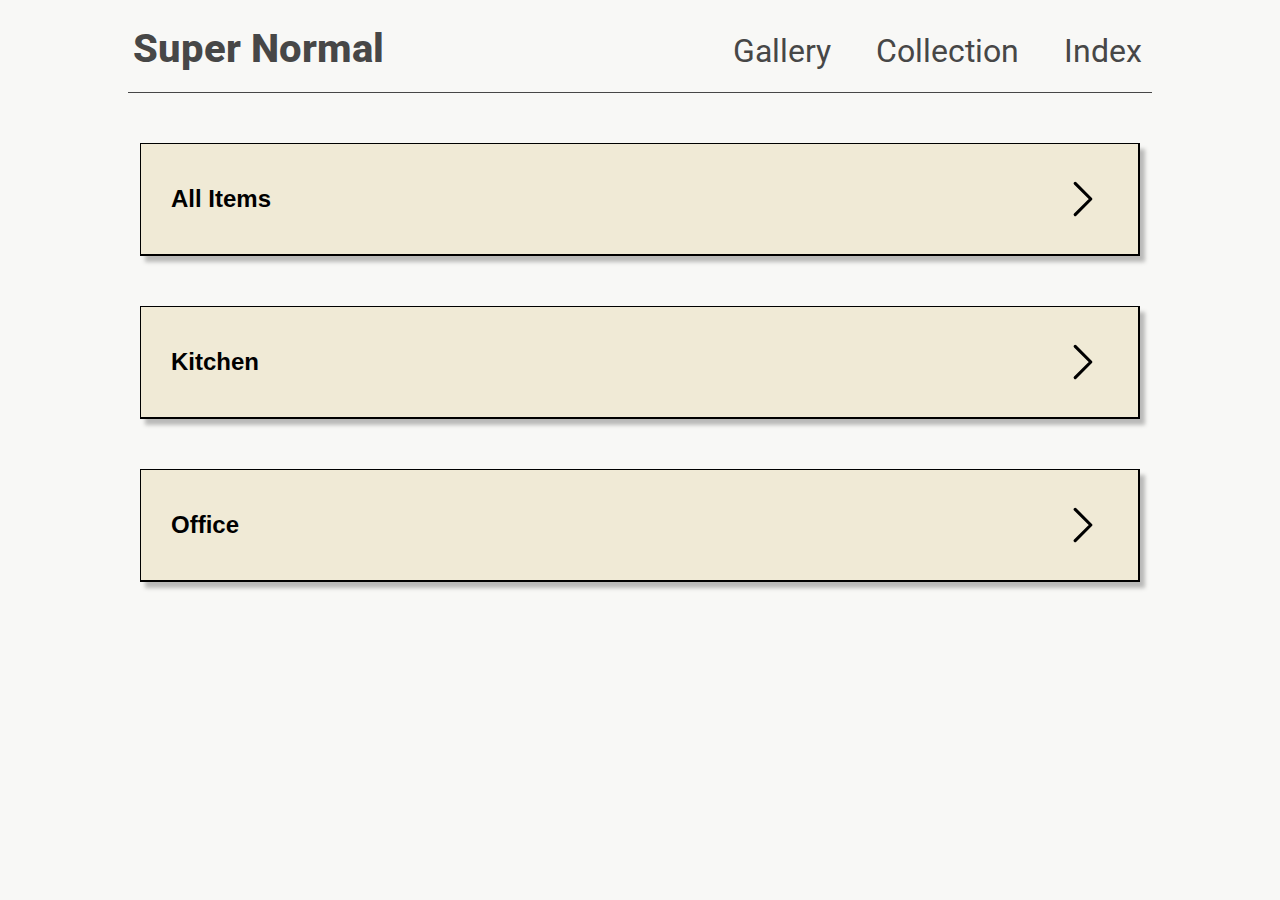
<file: Pages/collection.html>
<!DOCTYPE html>
<html lang="en">

<head>
    <meta charset="UTF-8">
    <meta name="viewport" content="width=device-width, initial-scale=1.0">
    <title>Super Normal</title>
    <link rel="stylesheet" href="../styles.css">
    <script src="../script.js" defer></script>
</head>

<body>
    <header>
        <nav>
            <h2><a href="../index.html">Super Normal</a></h2>
            <div>
                <a href="gallery.html">Gallery</a>
                <a href="collection.html">Collection</a>
                <a href="page-index.html">Index</a>
            </div>
        </nav>
    </header>
    <main>
        <button class="collection-button" onclick="location.href='page-index.html'">
            All Items
            <svg xmlns="http://www.w3.org/2000/svg" fill="none" width="40" height="40" viewBox="0 0 24 24"
                stroke-width="1.5" stroke="black" class="size-6">
                <path stroke-linecap="round" stroke-linejoin="round" d="m8.25 4.5 7.5 7.5-7.5 7.5" />
            </svg>
        </button>
        <button class="collection-button" onclick="location.href='page-index.html'">
            Kitchen
            <svg xmlns="http://www.w3.org/2000/svg" fill="none" width="40" height="40" viewBox="0 0 24 24"
                stroke-width="1.5" stroke="black" class="size-6">
                <path stroke-linecap="round" stroke-linejoin="round" d="m8.25 4.5 7.5 7.5-7.5 7.5" />
            </svg>
        </button>
        <button class="collection-button" onclick="location.href='page-index.html'">
            Office
            <svg xmlns="http://www.w3.org/2000/svg" fill="none" width="40" height="40" viewBox="0 0 24 24"
                stroke-width="1.5" stroke="black" class="size-6">
                <path stroke-linecap="round" stroke-linejoin="round" d="m8.25 4.5 7.5 7.5-7.5 7.5" />
            </svg>
        </button>
    </main>
</body>

</html>
</file>
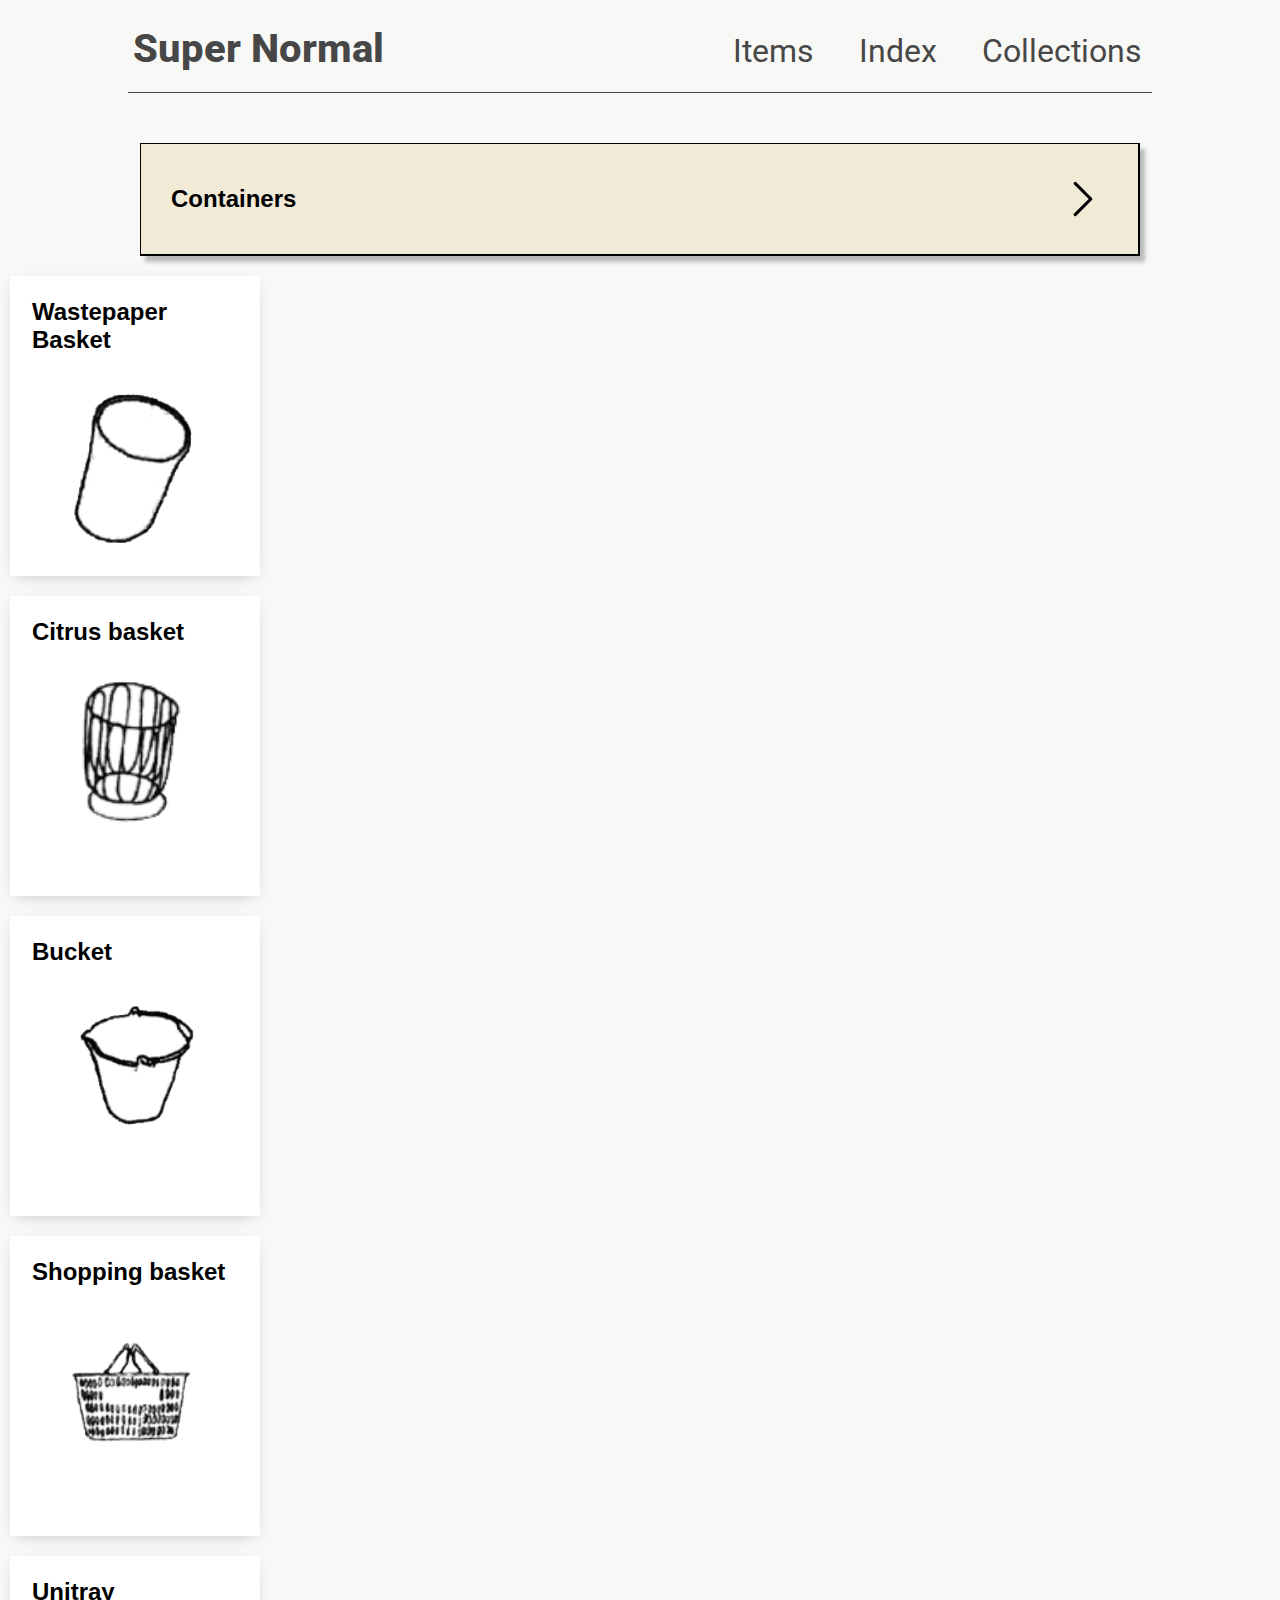
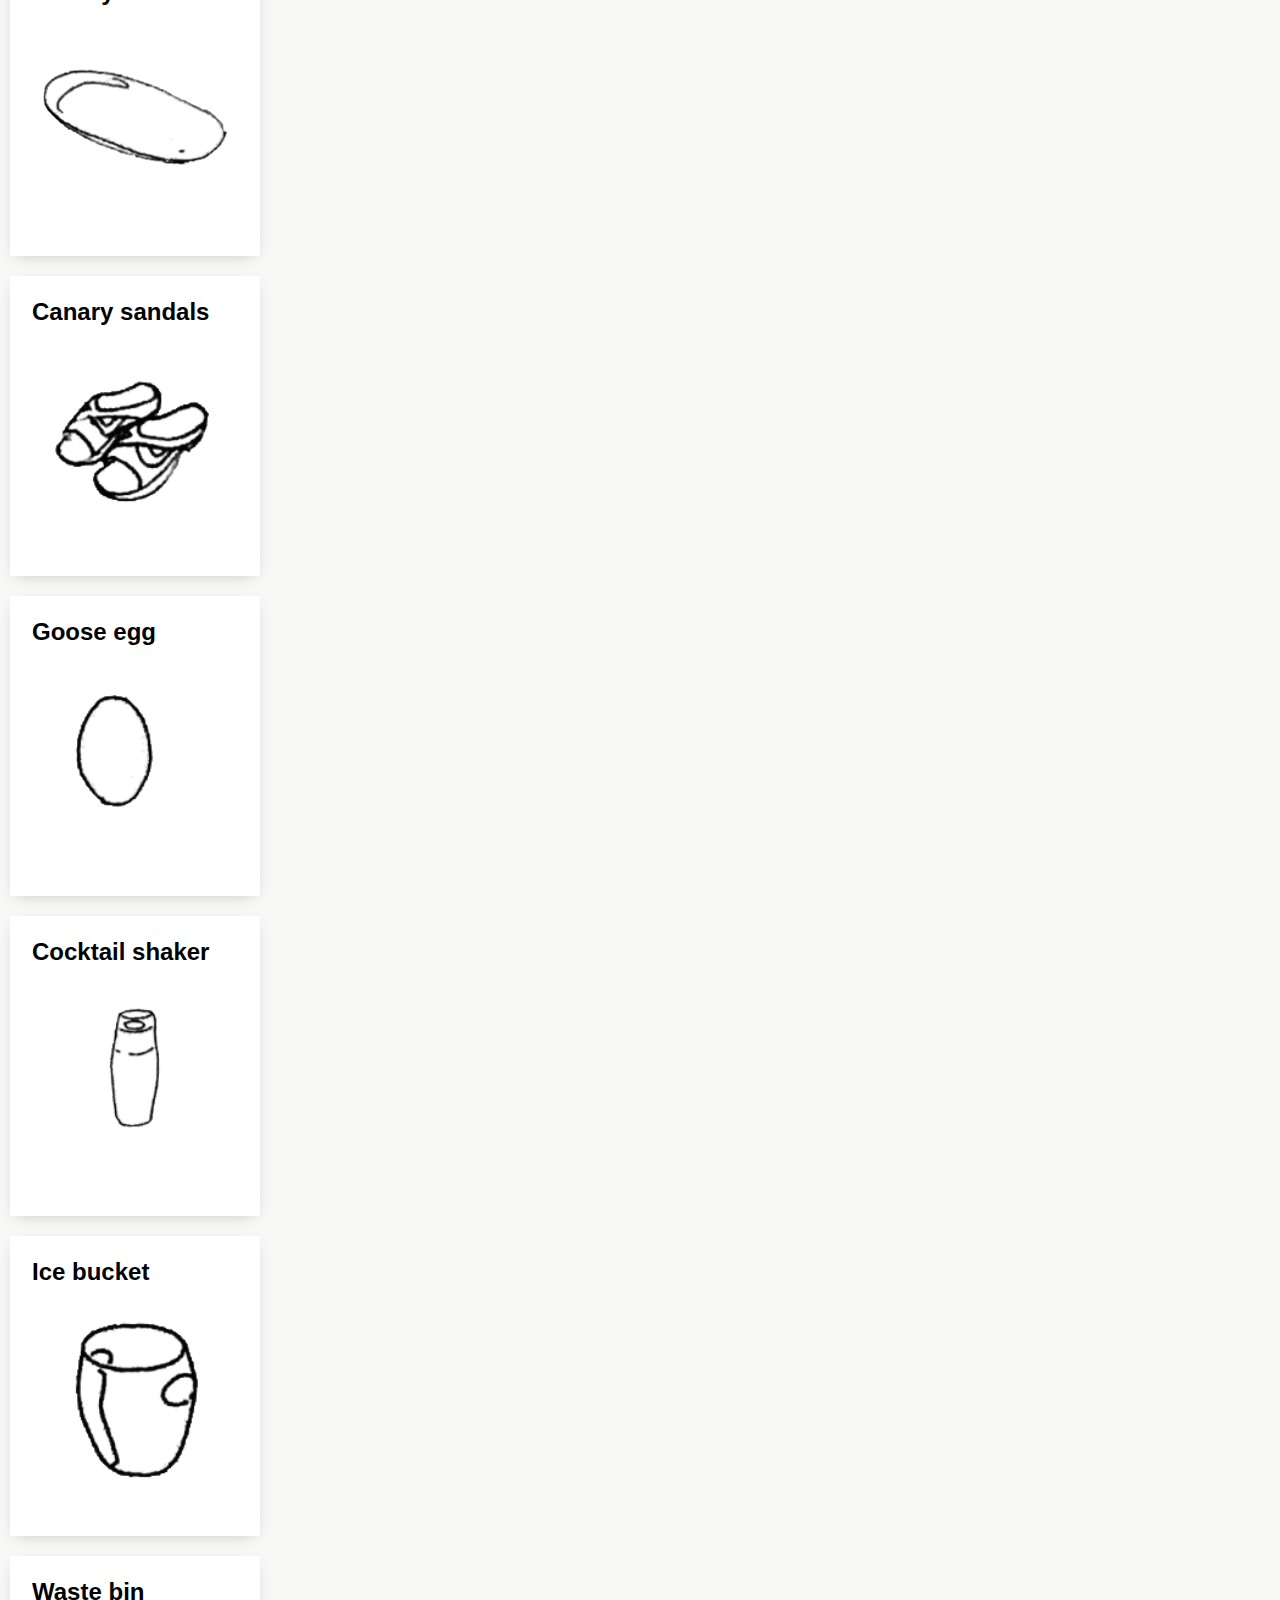
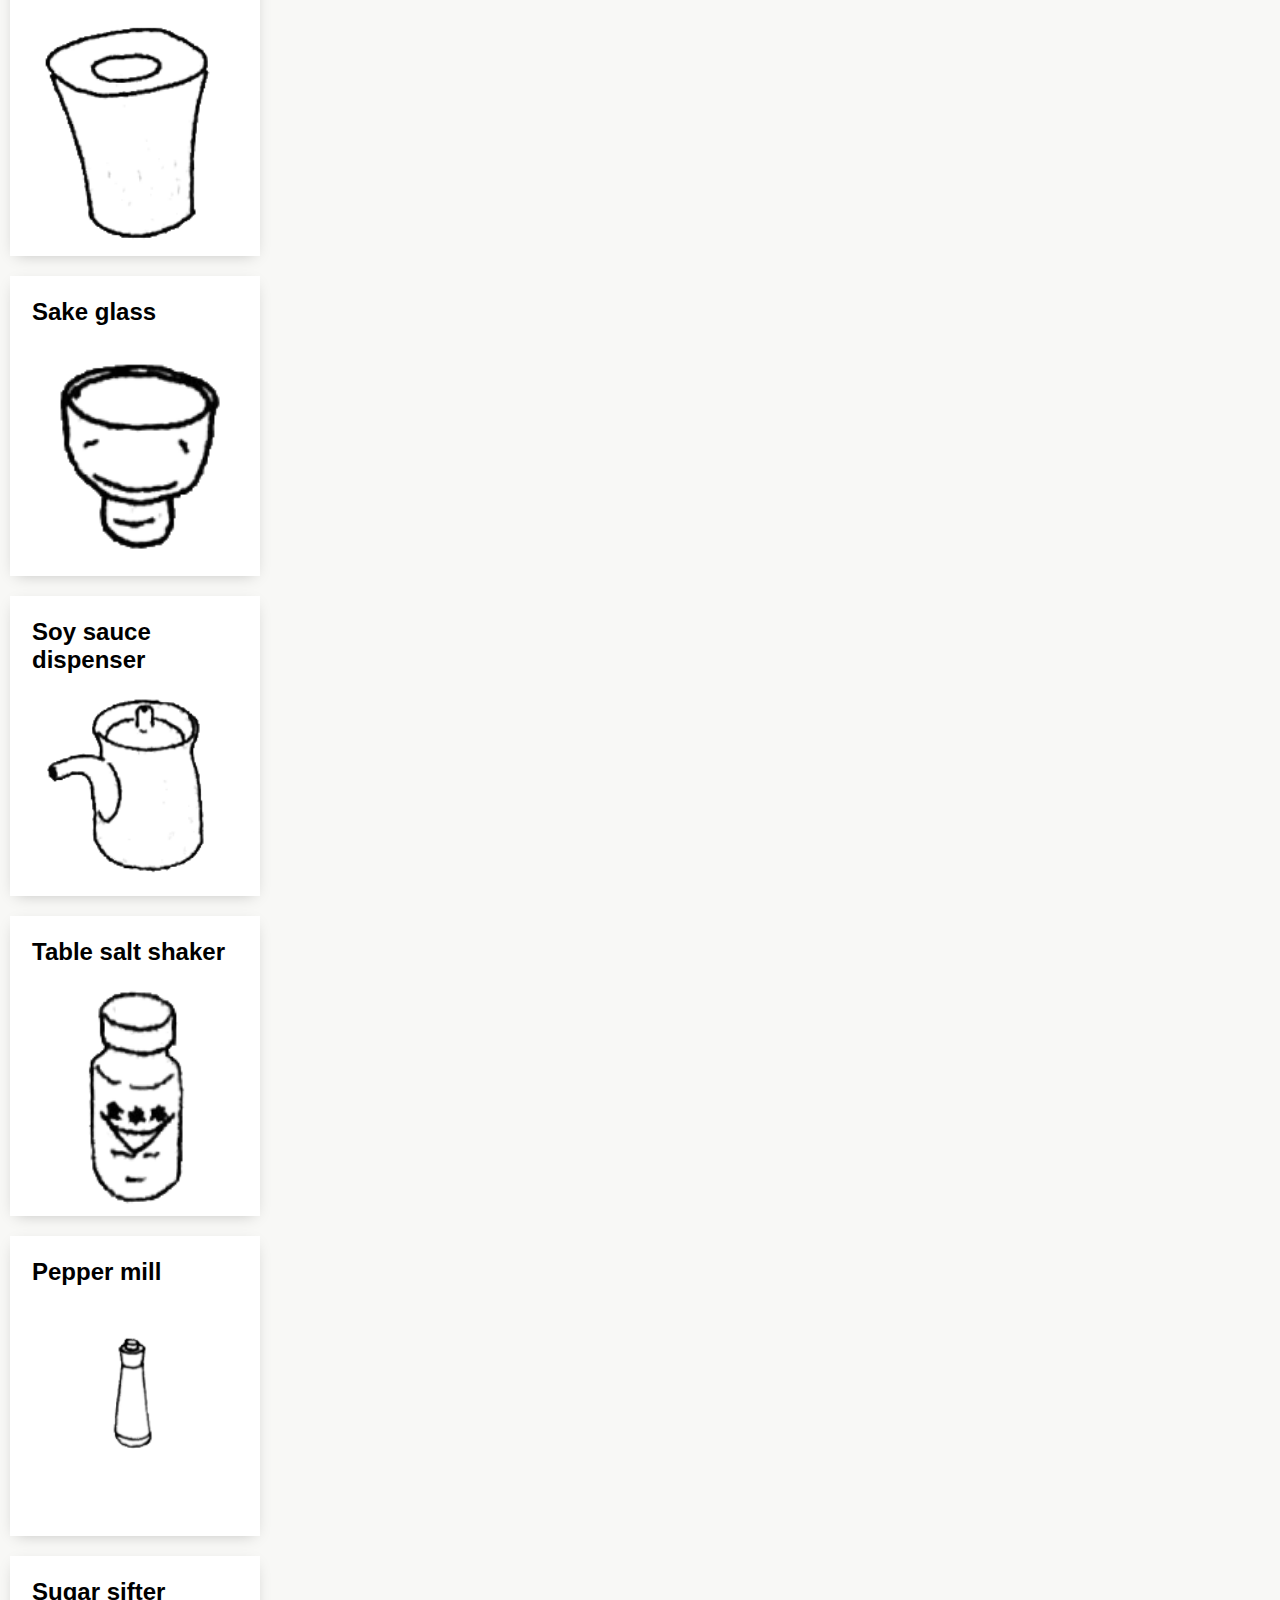
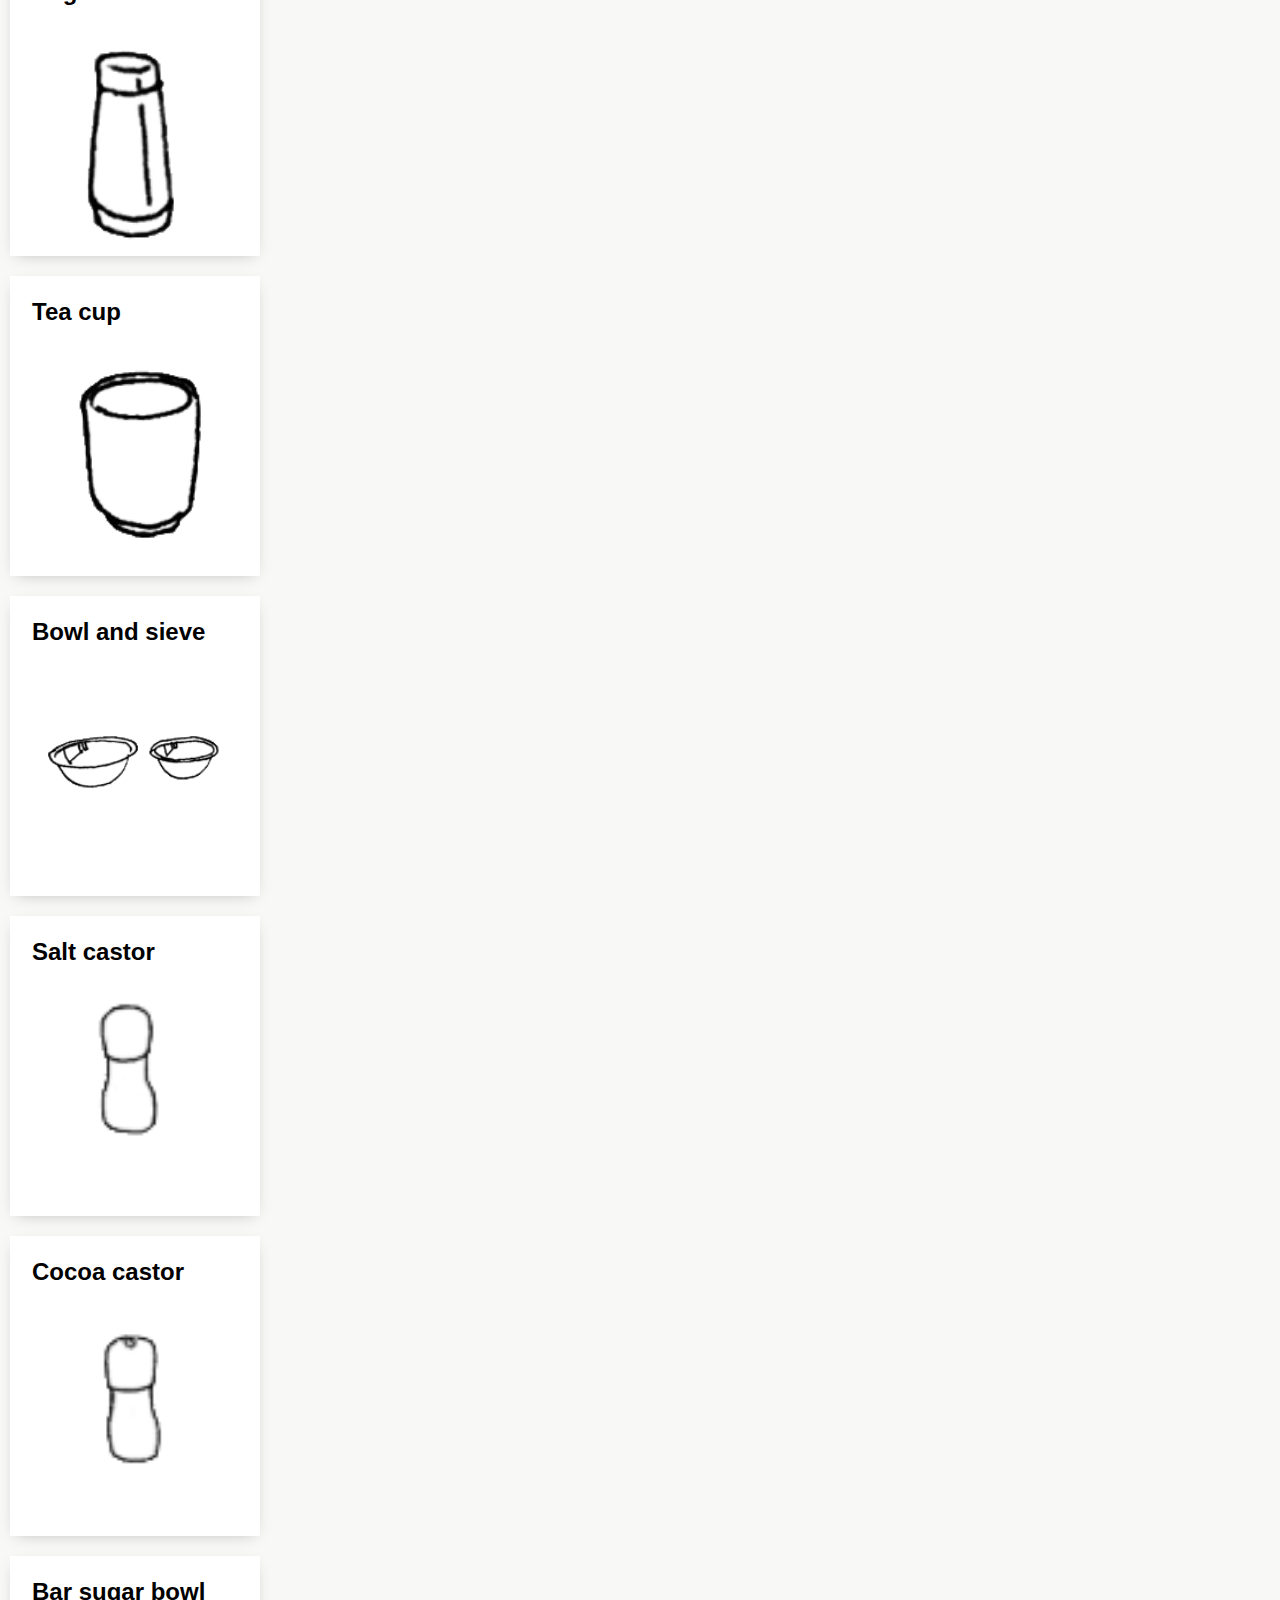
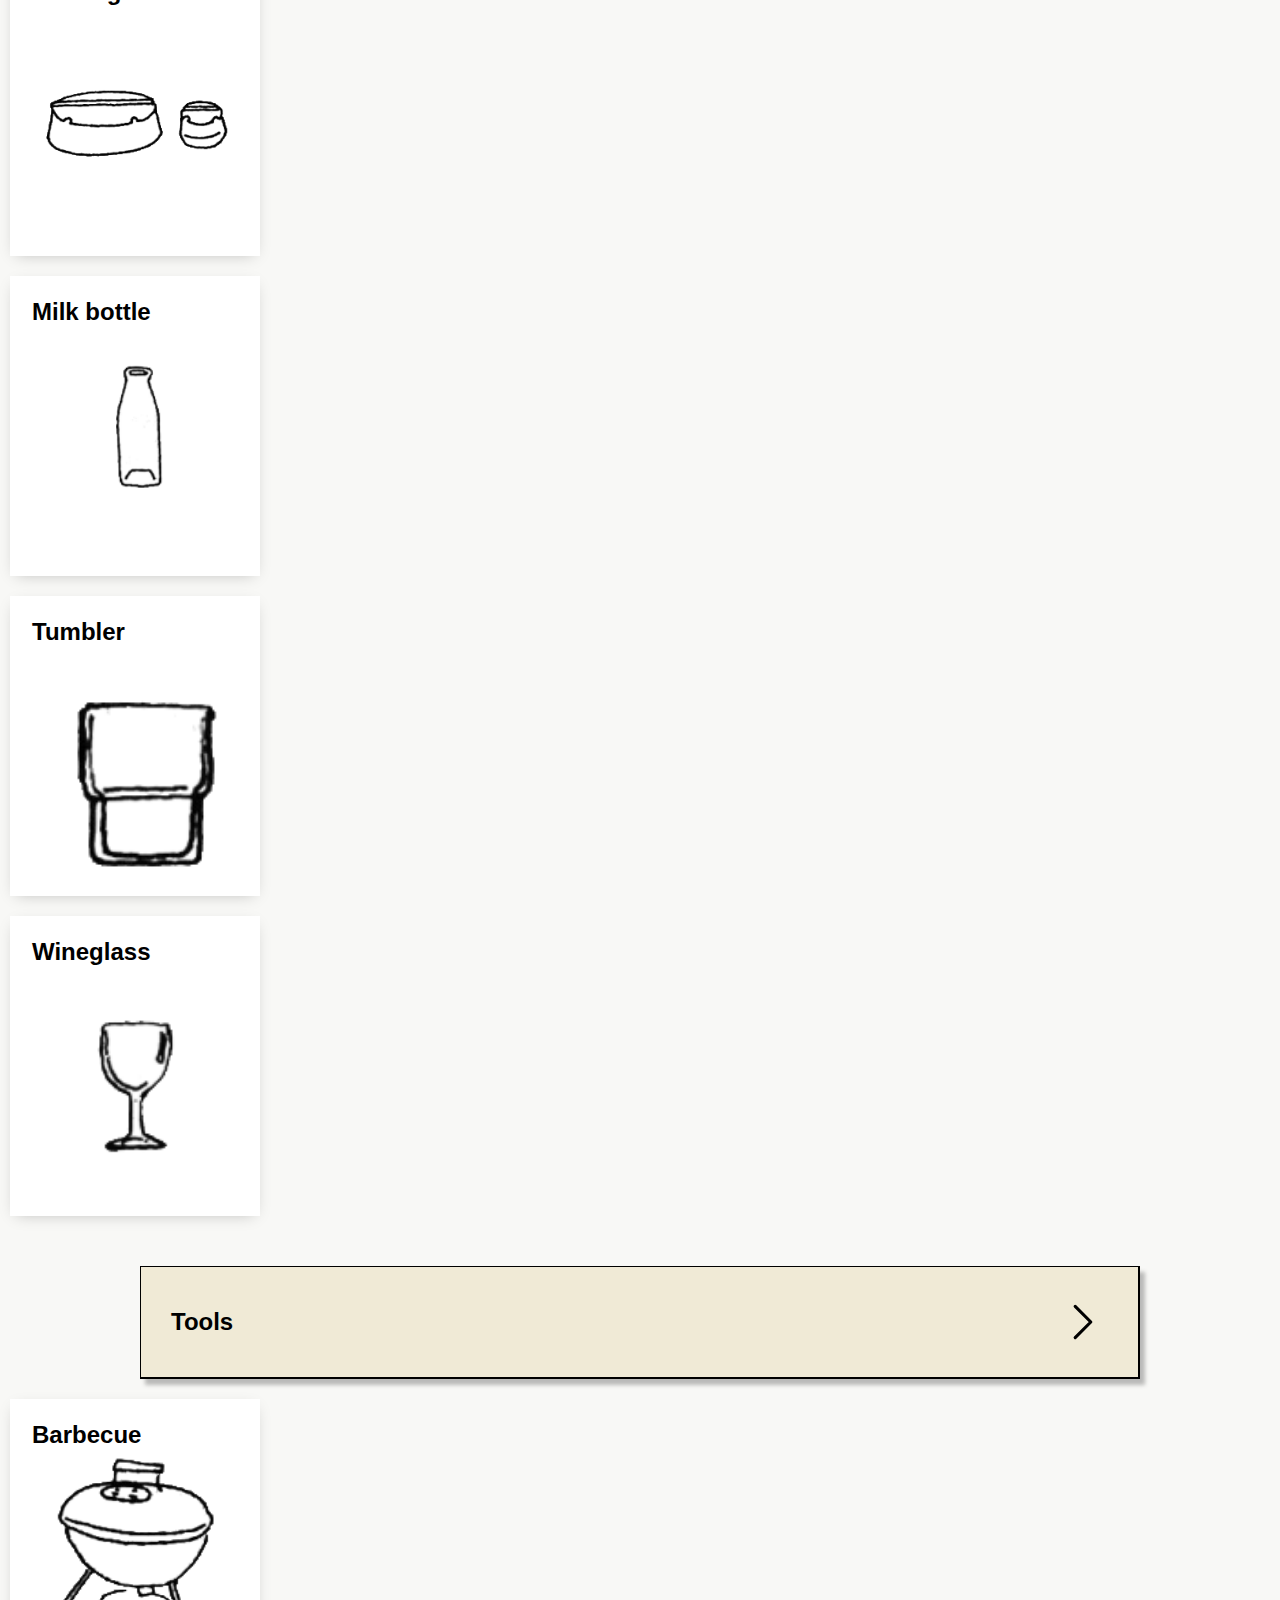
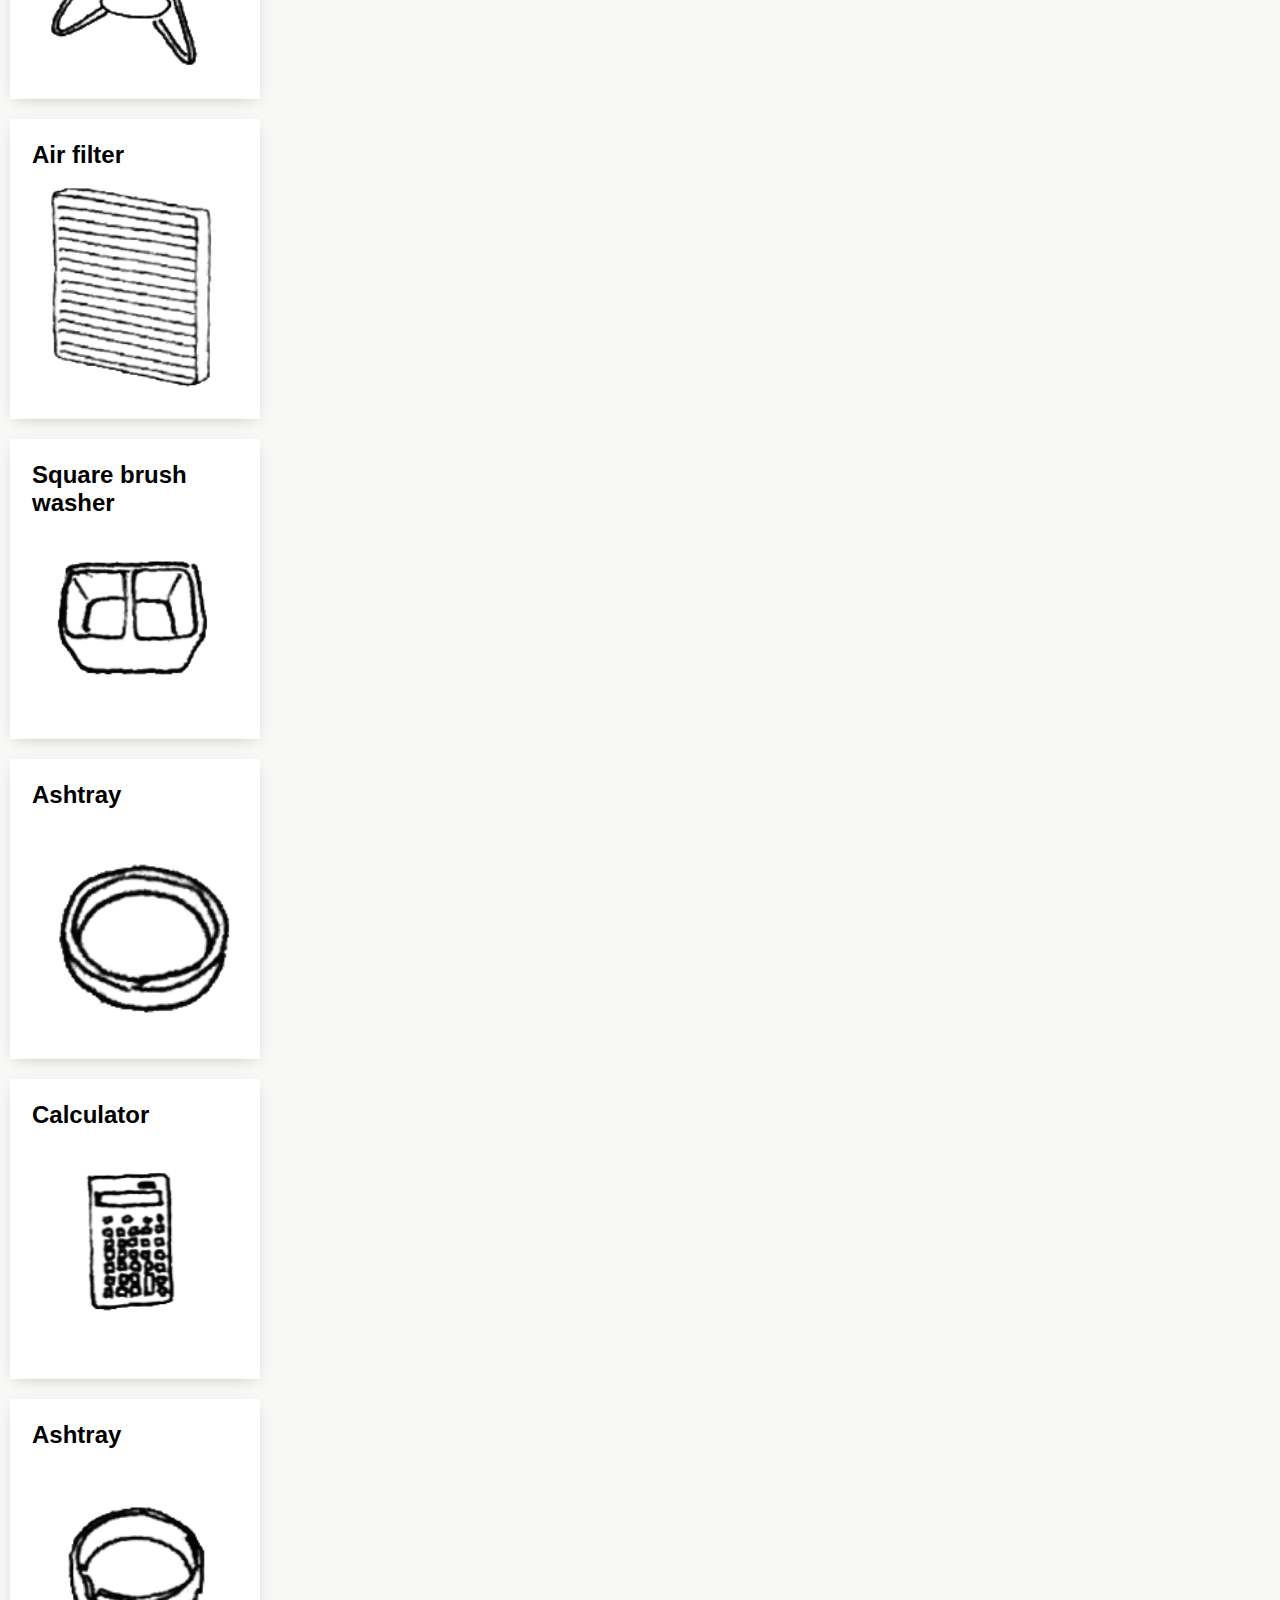
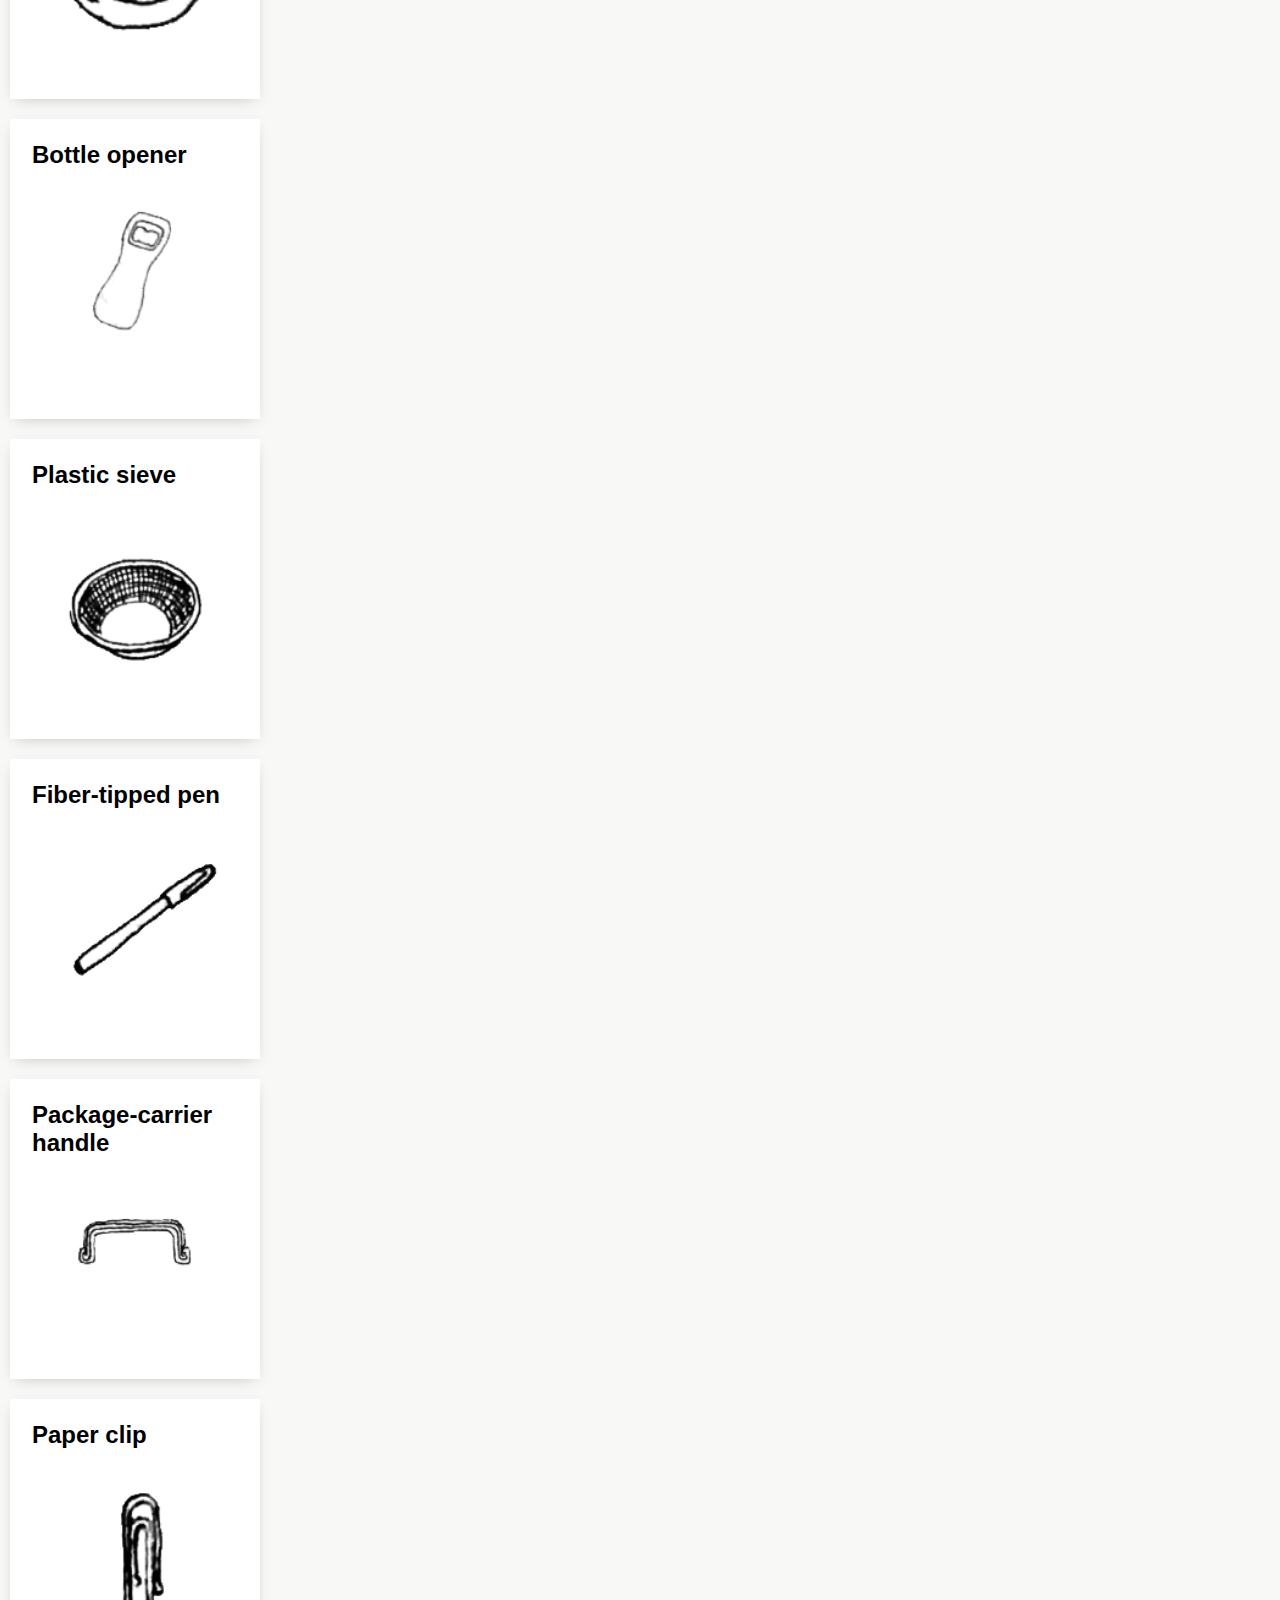
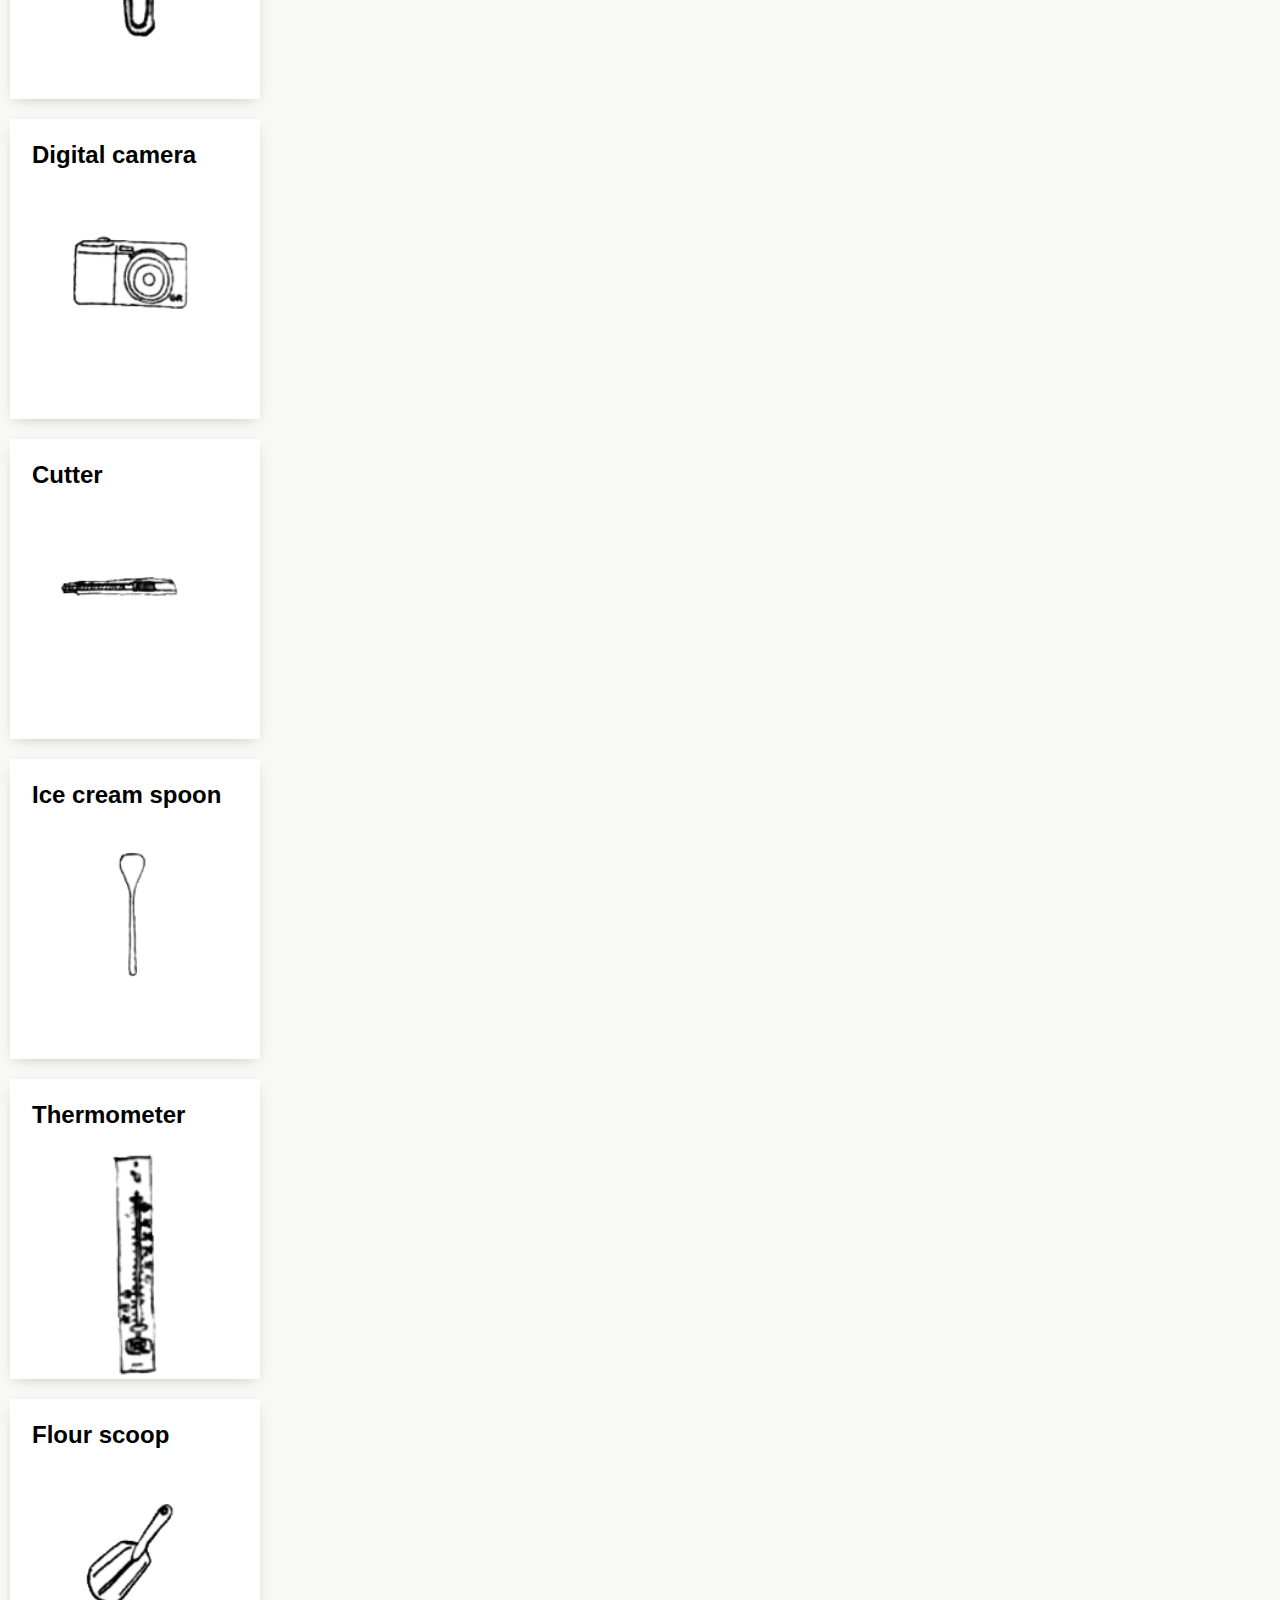
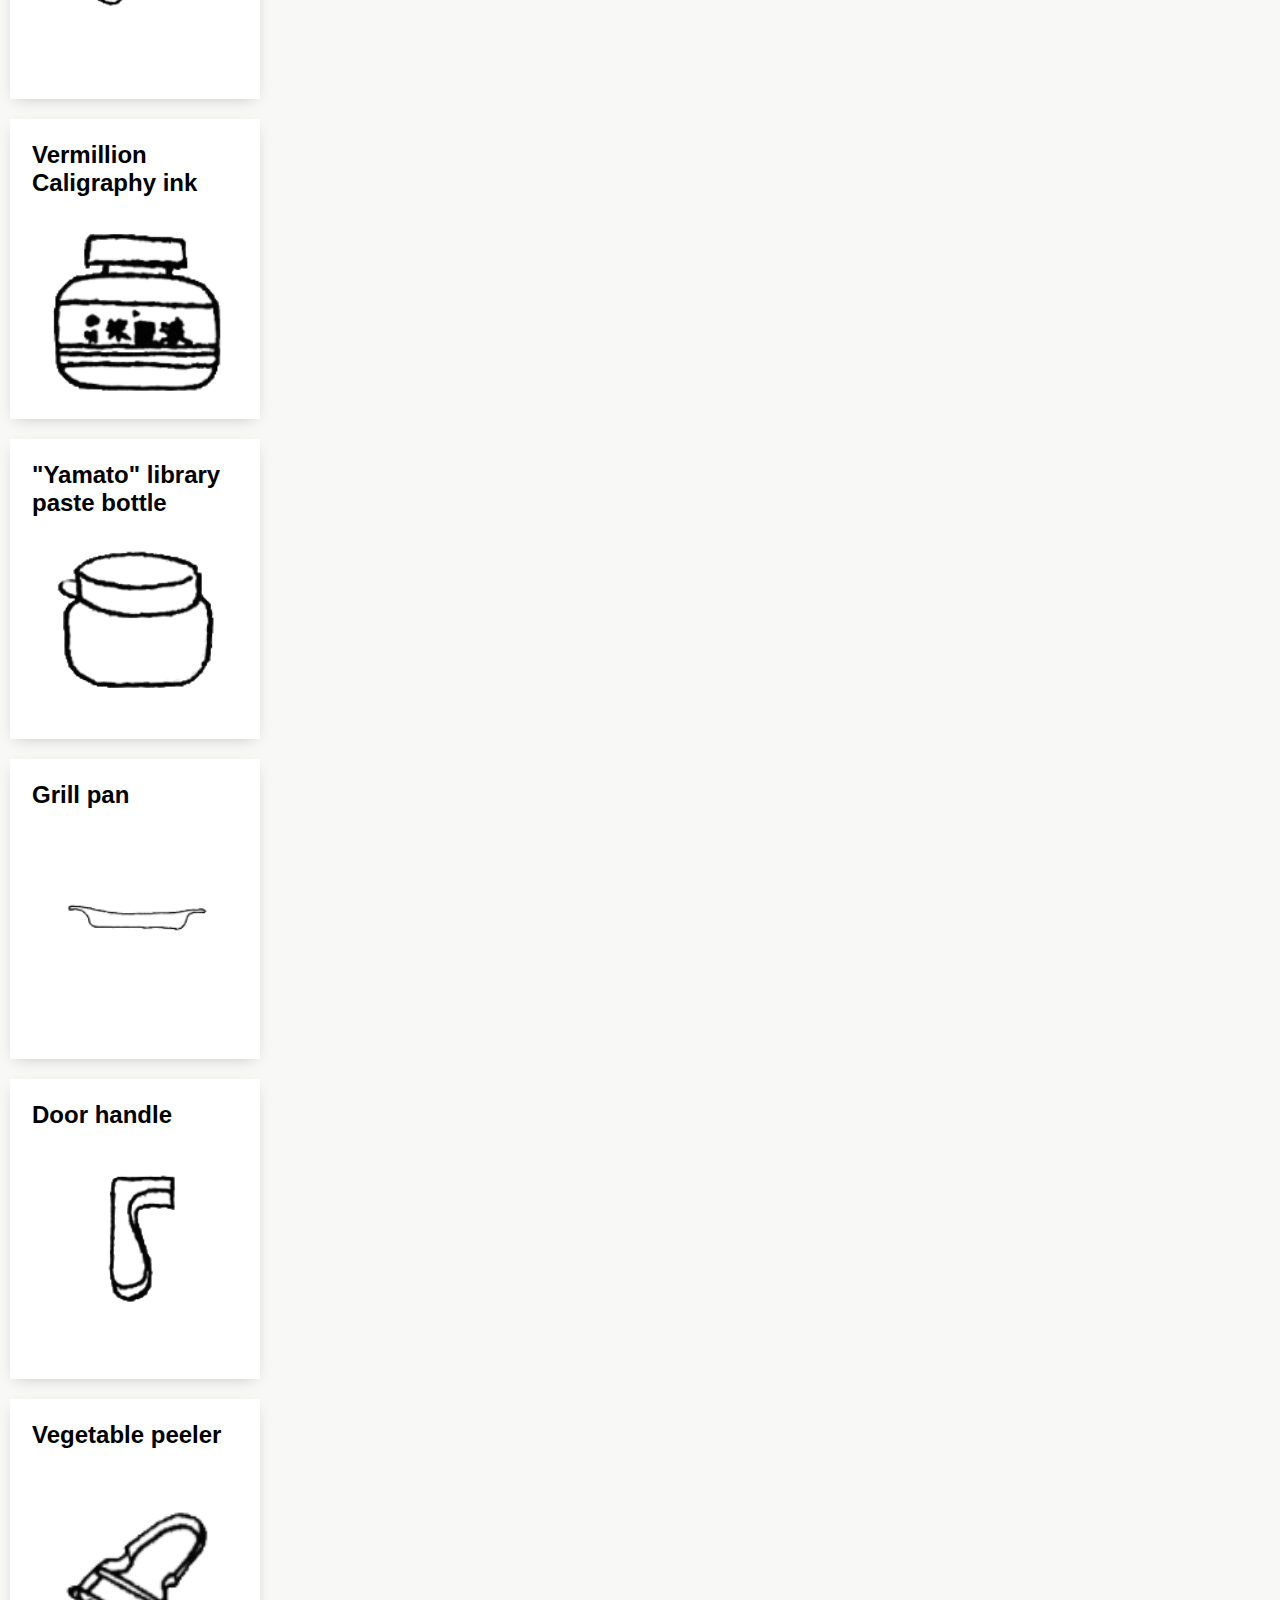
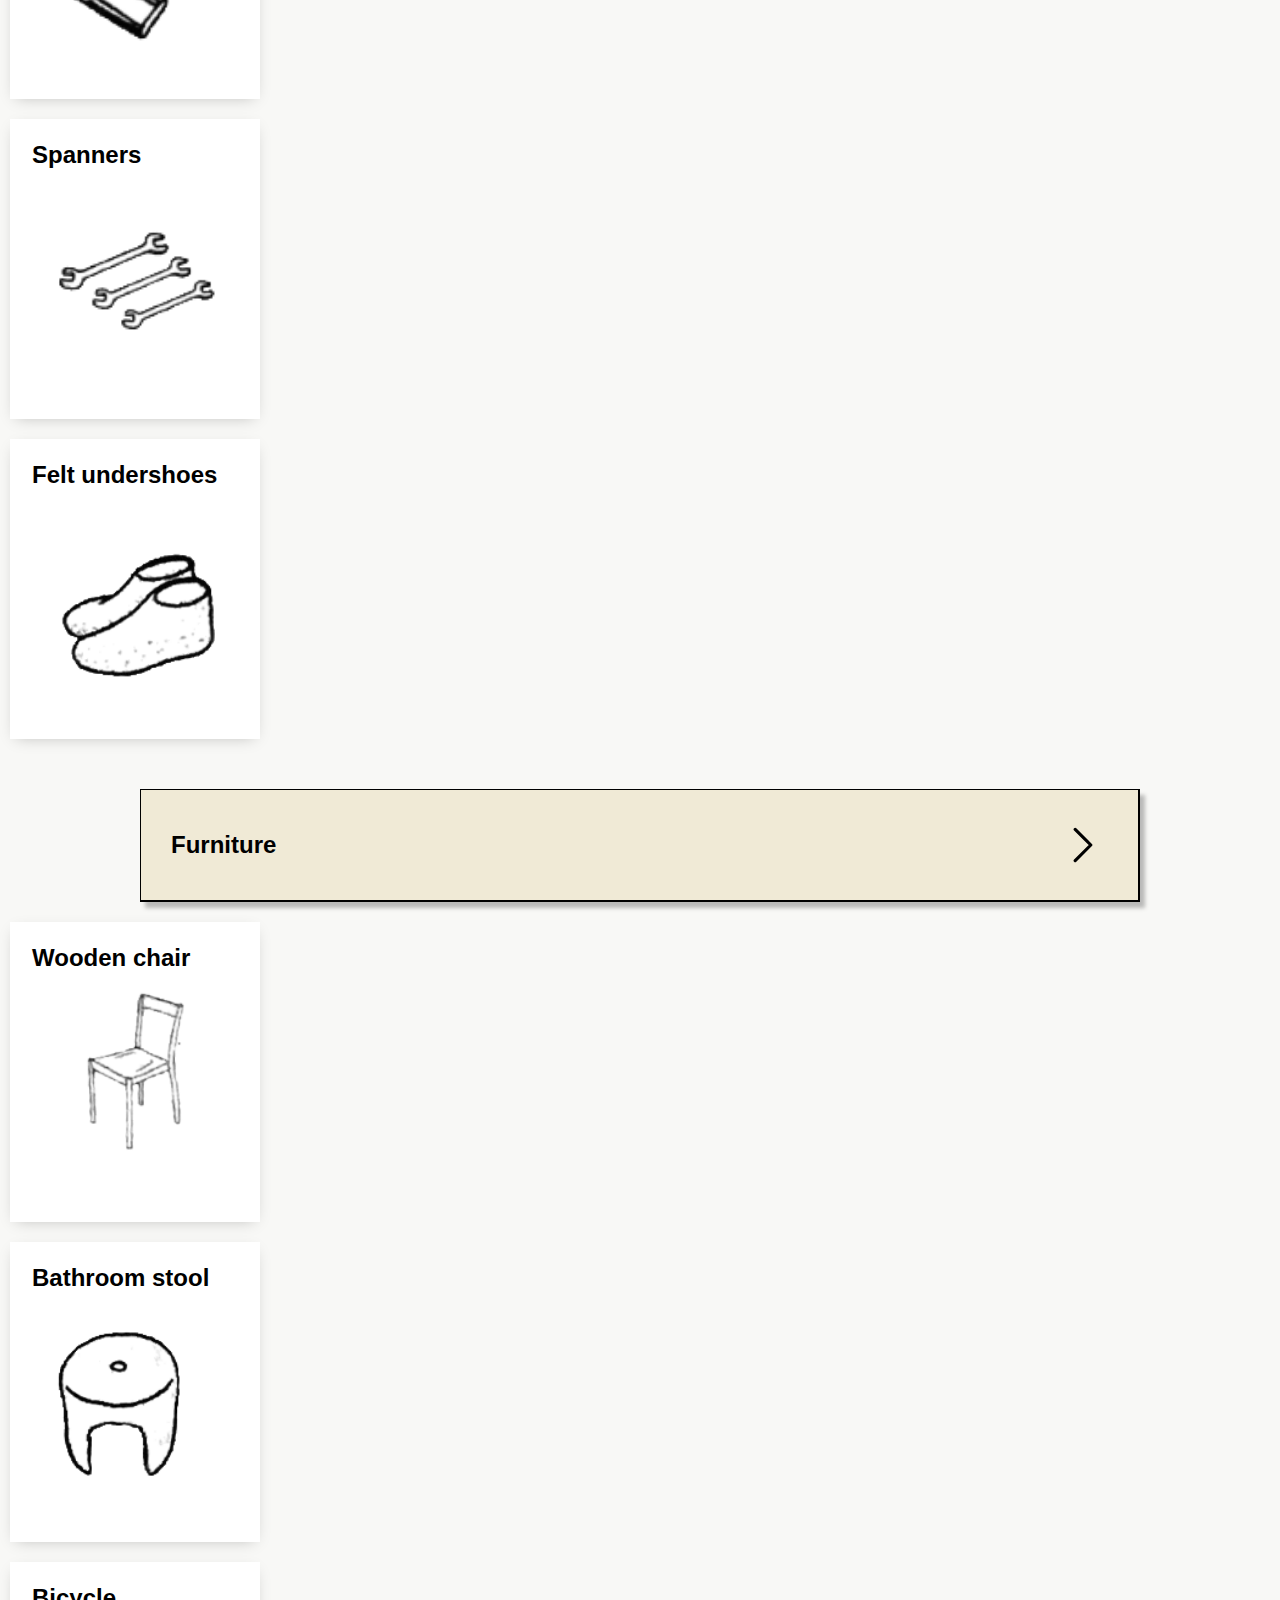
<file: Pages/collections.html>
<!DOCTYPE html>
<html lang="en">

<head>
    <meta charset="UTF-8">
    <meta name="viewport" content="width=device-width, initial-scale=1.0">
    <title>Super Normal</title>
    <link rel="stylesheet" href="../styles.css">
    <script src="../script.js" defer></script>
</head>

<body>
    <header>
        <nav>
            <h2><a href="../index.html">Super Normal</a></h2>
            <div>
                <a href="gallery.html">Items</a>
                <a href="page-index.html">Index</a>
                <a href="collections.html">Collections</a>
            </div>
        </nav>
    </header>
    <main class="collections-container">
        <div>
            <button class="collection-button collection-button-style containers-collection">
                Containers
                <svg xmlns="http://www.w3.org/2000/svg" fill="none" width="40" height="40" viewBox="0 0 24 24"
                    stroke-width="1.5" stroke="black" class="size-6">
                    <path stroke-linecap="round" stroke-linejoin="round" d="m8.25 4.5 7.5 7.5-7.5 7.5" />
                </svg>
            </button>
            <section class="collections-section containers-dropdown containers-collection collection-button-style">
                <button onclick="window.location.href='gallery.html'" class="index-card" data-category="containers">
                    <h2>Wastepaper Basket</h2>
                    <img src="../Assets/Clipped-Index-Objects/Wastepaper basket.png" alt="Wastepaper Basket"
                        class="index-img">
                </button>
                <button onclick="window.location.href='gallery.html#citrus-basket'" class="index-card"
                    data-category="containers">
                    <h2>Citrus basket</h2>
                    <img src="../Assets/Clipped-Index-Objects/Citrus basket.png" alt="Citrus basket"
                        class="index-img citrus-adjustment">
                </button>
                <button onclick="window.location.href='gallery.html#bucket'" class="index-card"
                    data-category="containers">
                    <h2>Bucket</h2>
                    <img src="../Assets/Clipped-Index-Objects/Bucket.png" alt="Bucket" class="index-img">
                </button>
                <button onclick="window.location.href='gallery.html#Shopping-basket'" class="index-card"
                    data-category="containers">
                    <h2>Shopping basket</h2>
                    <img src="../Assets/Clipped-Index-Objects/Shopping basket.png" alt="Shopping basket"
                        class="index-img">
                </button>
                <button onclick="window.location.href='gallery.html#uni-tray'" class="index-card"
                    data-category="containers">
                    <h2>Unitray</h2>
                    <img src="../Assets/Clipped-Index-Objects/Uni-tray.png" alt="Unitray" class="index-img">
                </button>
                <button onclick="window.location.href='gallery.html#canary-sandals'" class="index-card"
                    data-category="containers">
                    <h2>Canary sandals</h2>
                    <img src="../Assets/Clipped-Index-Objects/Canary sandals.png" alt="Canary sandals"
                        class="index-img">
                </button>
                <button onclick="window.location.href='gallery.html#goose-egg'" class="index-card"
                    data-category="containers">
                    <h2>Goose egg</h2>
                    <img src="../Assets/Clipped-Index-Objects/Goose egg.png" alt="Goose egg" class="index-img">
                </button>
                <button onclick="window.location.href='gallery.html#cocktail-shaker'" class="index-card"
                    data-category="containers">
                    <h2>Cocktail shaker</h2>
                    <img src="../Assets/Clipped-Index-Objects/Cocktail shaker.png" alt="Cocktail shaker"
                        class="index-img">
                </button>
                <button onclick="window.location.href='gallery.html#ice-bucket'" class="index-card"
                    data-category="containers">
                    <h2>Ice bucket</h2>
                    <img src="../Assets/Clipped-Index-Objects/Ice bucket.png" alt="Ice bucket" class="index-img">
                </button>
                <button onclick="window.location.href='gallery.html#wastebin'" class="index-card"
                    data-category="containers">
                    <h2>Waste bin</h2>
                    <img src="../Assets/Clipped-Index-Objects/Wastebin.png" alt="Waste bin" class="index-img">
                </button>
                <button onclick="window.location.href='gallery.html#sake-glass'" class="index-card"
                    data-category="containers">
                    <h2>Sake glass</h2>
                    <img src="../Assets/Clipped-Index-Objects/Sake glass.png" alt="Sake glass" class="index-img">
                </button>
                <button onclick="window.location.href='gallery.html#soy-sauce-dispenser'" class="index-card"
                    data-category="containers">
                    <h2>Soy sauce dispenser</h2>
                    <img src="../Assets/Clipped-Index-Objects/Soy sauce dispenser.png" alt="Soy sauce dispenser"
                        class="index-img">
                </button>
                <button onclick="window.location.href='gallery.html#table-salt-shaker'" class="index-card"
                    data-category="containers">
                    <h2>Table salt shaker</h2>
                    <img src="../Assets/Clipped-Index-Objects/Table salt shaker.png" alt="Table salt shaker"
                        class="index-img">
                </button>
                <button onclick="window.location.href='gallery.html#pepper-mill-sugar-sifter'" class="index-card"
                    data-category="containers">
                    <h2>Pepper mill</h2>
                    <img src="../Assets/Clipped-Index-Objects/Pepper mill.png" alt="Pepper mill" class="index-img">
                </button>
                <button onclick="window.location.href='gallery.html#pepper-mill-sugar-sifter'" class="index-card"
                    data-category="containers">
                    <h2>Sugar sifter</h2>
                    <img src="../Assets/Clipped-Index-Objects/Sugar sifter.png" alt="Sugar sifter" class="index-img">
                </button>
                <button onclick="window.location.href='gallery.html#teacup'" class="index-card"
                    data-category="containers">
                    <h2>Tea cup</h2>
                    <img src="../Assets/Clipped-Index-Objects/Tea cup.png" alt="Tea cup" class="index-img">
                </button>
                <button onclick="window.location.href='gallery.html#bowl-sieve'" class="index-card"
                    data-category="containers">
                    <h2>Bowl and sieve</h2>
                    <img src="../Assets/Clipped-Index-Objects/Bowl and sieve.png" alt="Bowl and sieve"
                        class="index-img">
                </button>
                <button onclick="window.location.href='gallery.html#salt-cocoa-castor'" class="index-card"
                    data-category="containers">
                    <h2>Salt castor</h2>
                    <img src="../Assets/Clipped-Index-Objects/Salt castor.png" alt="Salt castor" class="index-img">
                </button>
                <button onclick="window.location.href='gallery.html#salt-cocoa-castor'" class="index-card"
                    data-category="containers">
                    <h2>Cocoa castor</h2>
                    <img src="../Assets/Clipped-Index-Objects/Cocoa castor.png" alt="Cocoa castor" class="index-img">
                </button>
                <button onclick="window.location.href='gallery.html#bar-sugar-bowl'" class="index-card"
                    data-category="containers">
                    <h2>Bar sugar bowl</h2>
                    <img src="../Assets/Clipped-Index-Objects/Bar sugar bowl.png" alt="Bar sugar bowl"
                        class="index-img">
                </button>
                <button onclick="window.location.href='gallery.html#milk-bottle'" class="index-card"
                    data-category="containers">
                    <h2>Milk bottle</h2>
                    <img src="../Assets/Clipped-Index-Objects/Milk bottle.png" alt="Milk bottle" class="index-img">
                </button>
                <button onclick="window.location.href='gallery.html#tumbler'" class="index-card"
                    data-category="containers">
                    <h2>Tumbler</h2>
                    <img src="../Assets/Clipped-Index-Objects/Tumbler.png" alt="Tumbler" class="index-img">
                </button>
                <button onclick="window.location.href='gallery.html#wineglass'" class="index-card"
                    data-category="containers">
                    <h2>Wineglass</h2>
                    <img src="../Assets/Clipped-Index-Objects/Wineglass.png" alt="Wineglass" class="index-img">
                </button>
            </section>
        </div>
        <div>
            <button class="collection-button collection-button-style tools-collection">
                Tools
                <svg xmlns="http://www.w3.org/2000/svg" fill="none" width="40" height="40" viewBox="0 0 24 24"
                    stroke-width="1.5" stroke="black" class="size-6">
                    <path stroke-linecap="round" stroke-linejoin="round" d="m8.25 4.5 7.5 7.5-7.5 7.5" />
                </svg>
            </button>
            <section class="collections-section tools-dropdown collection-button-style">
                <button onclick="window.location.href='gallery.html#barbecue'" class="index-card" data-category="tools">
                    <h2>Barbecue</h2>
                    <img src="../Assets/Clipped-Index-Objects/Barbecue.png" alt="Barbecue" class="index-img">
                </button>
                <button onclick="window.location.href='gallery.html#air-filter'" class="index-card"
                    data-category="tools">
                    <h2>Air filter</h2>
                    <img src="../Assets/Clipped-Index-Objects/Air filter.png" alt="Air filter" class="index-img">
                </button>
                <button onclick="window.location.href='gallery.html#square-brush-washer'" class="index-card"
                    data-category="tools">
                    <h2>Square brush washer</h2>
                    <img src="../Assets/Clipped-Index-Objects/Square brush washer.png" alt="Square brush washer"
                        class="index-img">
                </button>
                <button onclick="window.location.href='gallery.html#ashtray'" class="index-card" data-category="tools">
                    <h2>Ashtray</h2>
                    <img src="../Assets/Clipped-Index-Objects/Ashtray.png" alt="Ashtray" class="index-img">
                </button>
                <button onclick="window.location.href='gallery.html#calculator'" class="index-card"
                    data-category="tools">
                    <h2>Calculator</h2>
                    <img src="../Assets/Clipped-Index-Objects/Calculator.png" alt="Calculator" class="index-img">
                </button>
                <button onclick="window.location.href='gallery.html#ashtray-2'" class="index-card"
                    data-category="tools">
                    <h2>Ashtray</h2>
                    <img src="../Assets/Clipped-Index-Objects/Ashtray (2).png" alt="Ashtray" class="index-img">
                </button>
                <button onclick="window.location.href='gallery.html#bottle-opener'" class="index-card"
                    data-category="tools">
                    <h2>Bottle opener</h2>
                    <img src="../Assets/Clipped-Index-Objects/Bottle opener.png" alt="Bottle opener" class="index-img">
                </button>
                <button onclick="window.location.href='gallery.html#sieve'" class="index-card" data-category="tools">
                    <h2>Plastic sieve</h2>
                    <img src="../Assets/Clipped-Index-Objects/Plasic sieve.png" alt="Plastic sieve" class="index-img">
                </button>
                <button onclick="window.location.href='gallery.html#fiber-tipped-pen'" class="index-card"
                    data-category="tools">
                    <h2>Fiber-tipped pen</h2>
                    <img src="../Assets/Clipped-Index-Objects/Fiber-tipped pen.png" alt="Fiber-tipped pen"
                        class="index-img">
                </button>
                <button onclick="window.location.href='gallery.html#package-carrier-handle'" class="index-card"
                    data-category="tools">
                    <h2>Package-carrier handle</h2>
                    <img src="../Assets/Clipped-Index-Objects/Package-carrier handle.png" alt="Package-carrier handle"
                        class="index-img">
                </button>
                <button onclick="window.location.href='gallery.html#paper-clip'" class="index-card"
                    data-category="tools">
                    <h2>Paper clip</h2>
                    <img src="../Assets/Clipped-Index-Objects/Paper clip.png" alt="Paper clip" class="index-img">
                </button>
                <button onclick="window.location.href='gallery.html#digital-camera'" class="index-card"
                    data-category="tools">
                    <h2>Digital camera</h2>
                    <img src="../Assets/Clipped-Index-Objects/Digital camera.png" alt="Digital camera"
                        class="index-img">
                </button>
                <button onclick="window.location.href='gallery.html#cutter'" class="index-card" data-category="tools">
                    <h2>Cutter</h2>
                    <img src="../Assets/Clipped-Index-Objects/Cutter.png" alt="Cutter" class="index-img">
                </button>
                <button onclick="window.location.href='gallery.html#ice-cream-spoon'" class="index-card"
                    data-category="tools">
                    <h2>Ice cream spoon</h2>
                    <img src="../Assets/Clipped-Index-Objects/Ice cream spoon.png" alt="Ice cream spoon"
                        class="index-img">
                </button>
                <button onclick="window.location.href='gallery.html#thermometer'" class="index-card"
                    data-category="tools">
                    <h2>Thermometer</h2>
                    <img src="../Assets/Clipped-Index-Objects/Thermometer.png" alt="Thermometer" class="index-img">
                </button>
                <button onclick="window.location.href='gallery.html#flour-scoop'" class="index-card"
                    data-category="tools">
                    <h2>Flour scoop</h2>
                    <img src="../Assets/Clipped-Index-Objects/Flour scoop.png" alt="Flour scoop" class="index-img">
                </button>
                <button onclick="window.location.href='gallery.html#ink-and-paste'" class="index-card"
                    data-category="tools">
                    <h2>Vermillion Caligraphy ink</h2>
                    <img src="../Assets/Clipped-Index-Objects/Vermillion Caligraphy ink.png"
                        alt="Vermillion Caligraphy ink" class="index-img">
                </button>
                <button onclick="window.location.href='gallery.html#ink-and-paste'" class="index-card"
                    data-category="tools">
                    <h2>"Yamato" library paste bottle</h2>
                    <img src="../Assets/Clipped-Index-Objects/Yamato library paste bottle.png"
                        alt="Yamato library paste bottle" class="index-img">
                </button>
                <button onclick="window.location.href='gallery.html#grill-pan'" class="index-card"
                    data-category="tools">
                    <h2>Grill pan</h2>
                    <img src="../Assets/Clipped-Index-Objects/Grill pan.png" alt="Grill pan" class="index-img">
                </button>
                <button onclick="window.location.href='gallery.html#door-handle'" class="index-card"
                    data-category="tools">
                    <h2>Door handle</h2>
                    <img src="../Assets/Clipped-Index-Objects/Door handle.png" alt="Door handle" class="index-img">
                </button>
                <button onclick="window.location.href='gallery.html#vegetable-peeler'" class="index-card"
                    data-category="tools">
                    <h2>Vegetable peeler</h2>
                    <img src="../Assets/Clipped-Index-Objects/Vegetable peeler.png" alt="Vegetable peeler"
                        class="index-img">
                </button>
                <button onclick="window.location.href='gallery.html#spanners'" class="index-card" data-category="tools">
                    <h2>Spanners</h2>
                    <img src="../Assets/Clipped-Index-Objects/Spanners.png" alt="Spanners" class="index-img">
                </button>
                <button onclick="window.location.href='gallery.html#felt-undershoes'" class="index-card"
                    data-category="tools">
                    <h2>Felt undershoes</h2>
                    <img src="../Assets/Clipped-Index-Objects/Felt undershoes.png" alt="Felt undershoes"
                        class="index-img">
                </button>
            </section>
        </div>

        <div>
            <button class="collection-button collection-button-style furniture-collection">
                Furniture
                <svg xmlns="http://www.w3.org/2000/svg" fill="none" width="40" height="40" viewBox="0 0 24 24"
                    stroke-width="1.5" stroke="black" class="size-6">
                    <path stroke-linecap="round" stroke-linejoin="round" d="m8.25 4.5 7.5 7.5-7.5 7.5" />
                </svg>
            </button>
            <section class="collections-section furniture-dropdown collection-button-style">
                <button onclick="window.location.href='gallery.html#wooden-chair'" class="index-card"
                    data-category="furniture">
                    <h2>Wooden chair</h2>
                    <img src="../Assets/Clipped-Index-Objects/Wooden chair.png" alt="Wooden chair" class="index-img">
                </button>
                <button onclick="window.location.href='gallery.html#bathroom-stool'" class="index-card"
                    data-category="furniture">
                    <h2>Bathroom stool</h2>
                    <img src="../Assets/Clipped-Index-Objects/Bathroom stool.png" alt="Bathroom stool"
                        class="index-img">
                </button>
                <button onclick="window.location.href='gallery.html#bicycle'" class="index-card"
                    data-category="furniture">
                    <h2>Bicycle</h2>
                    <img src="../Assets/Clipped-Index-Objects/Bicycle.png" alt="Bicycle" class="index-img">
                </button>
                <button onclick="window.location.href='gallery.html#kitchen-chair'" class="index-card"
                    data-category="furniture">
                    <h2>Kitchen chair</h2>
                    <img src="../Assets/Clipped-Index-Objects/Kitchen chair.png" alt="Kitchen chair" class="index-img">
                </button>
                <button onclick="window.location.href='gallery.html#stools'" class="index-card"
                    data-category="furniture">
                    <h2>Stools</h2>
                    <img src="../Assets/Clipped-Index-Objects/Stools.png" alt="Stools" class="index-img">
                </button>
                <button onclick="window.location.href='gallery.html#table'" class="index-card"
                    data-category="furniture">
                    <h2>Table</h2>
                    <img src="../Assets/Clipped-Index-Objects/Table.png" alt="Table" class="index-img">
                </button>
                <button onclick="window.location.href='gallery.html#coat-stand'" class="index-card"
                    data-category="furniture">
                    <h2>Coat stand</h2>
                    <img src="../Assets/Clipped-Index-Objects/Coat stand.png" alt="Coat stand" class="index-img">
                </button>
            </section>
        </div>


    </main>
</body>

</html>
</file>
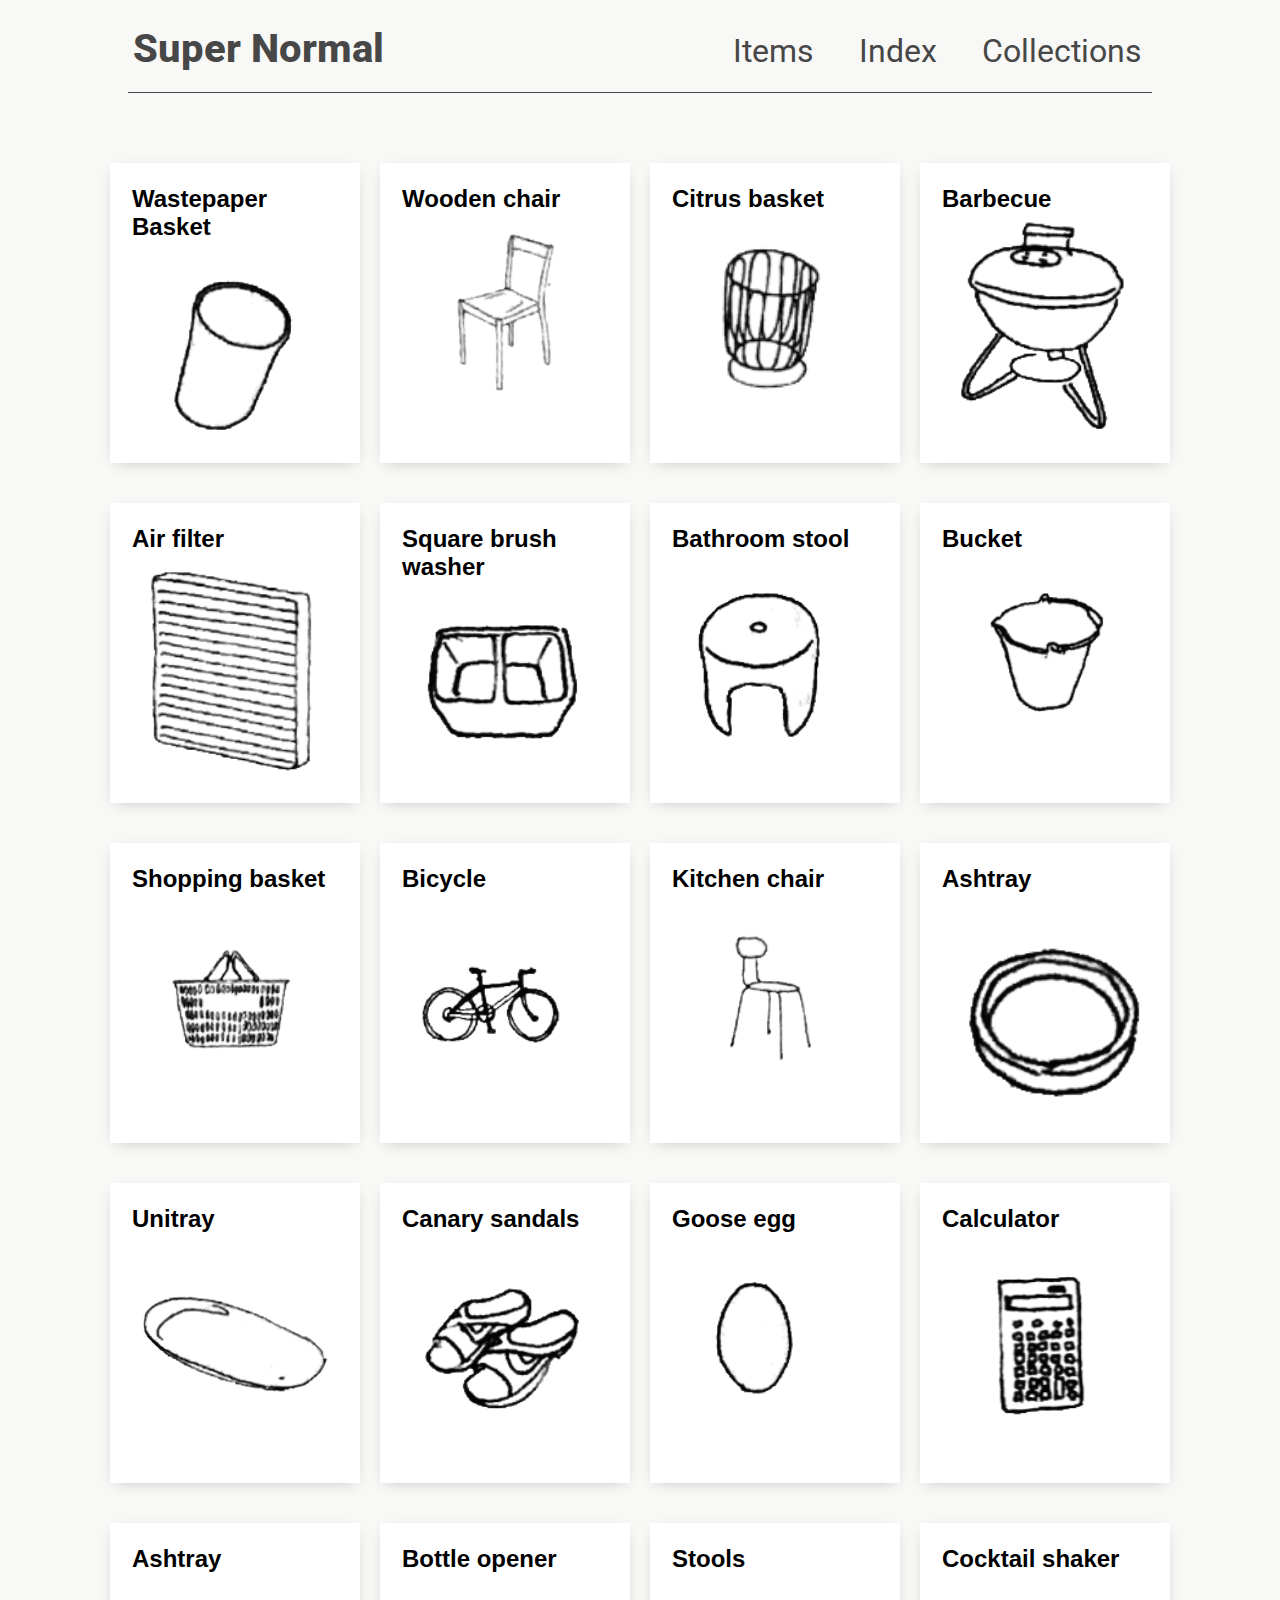
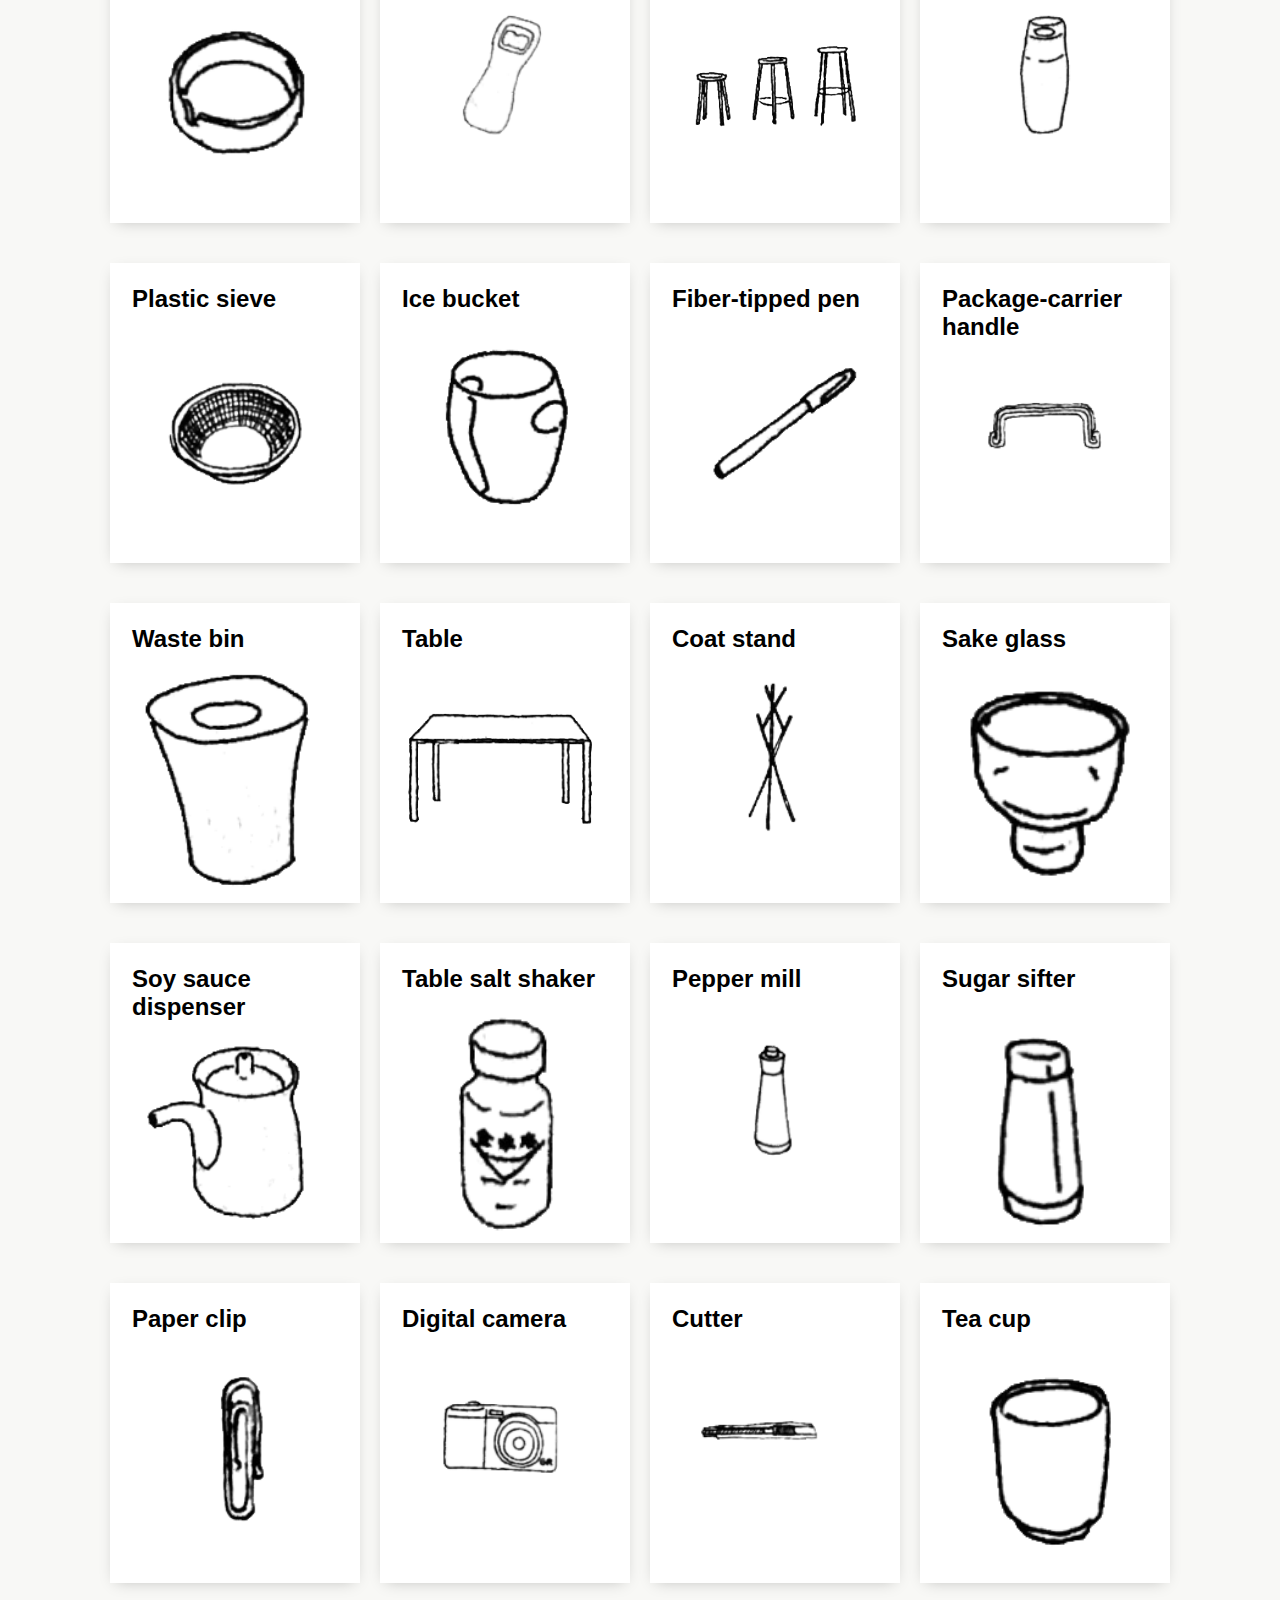
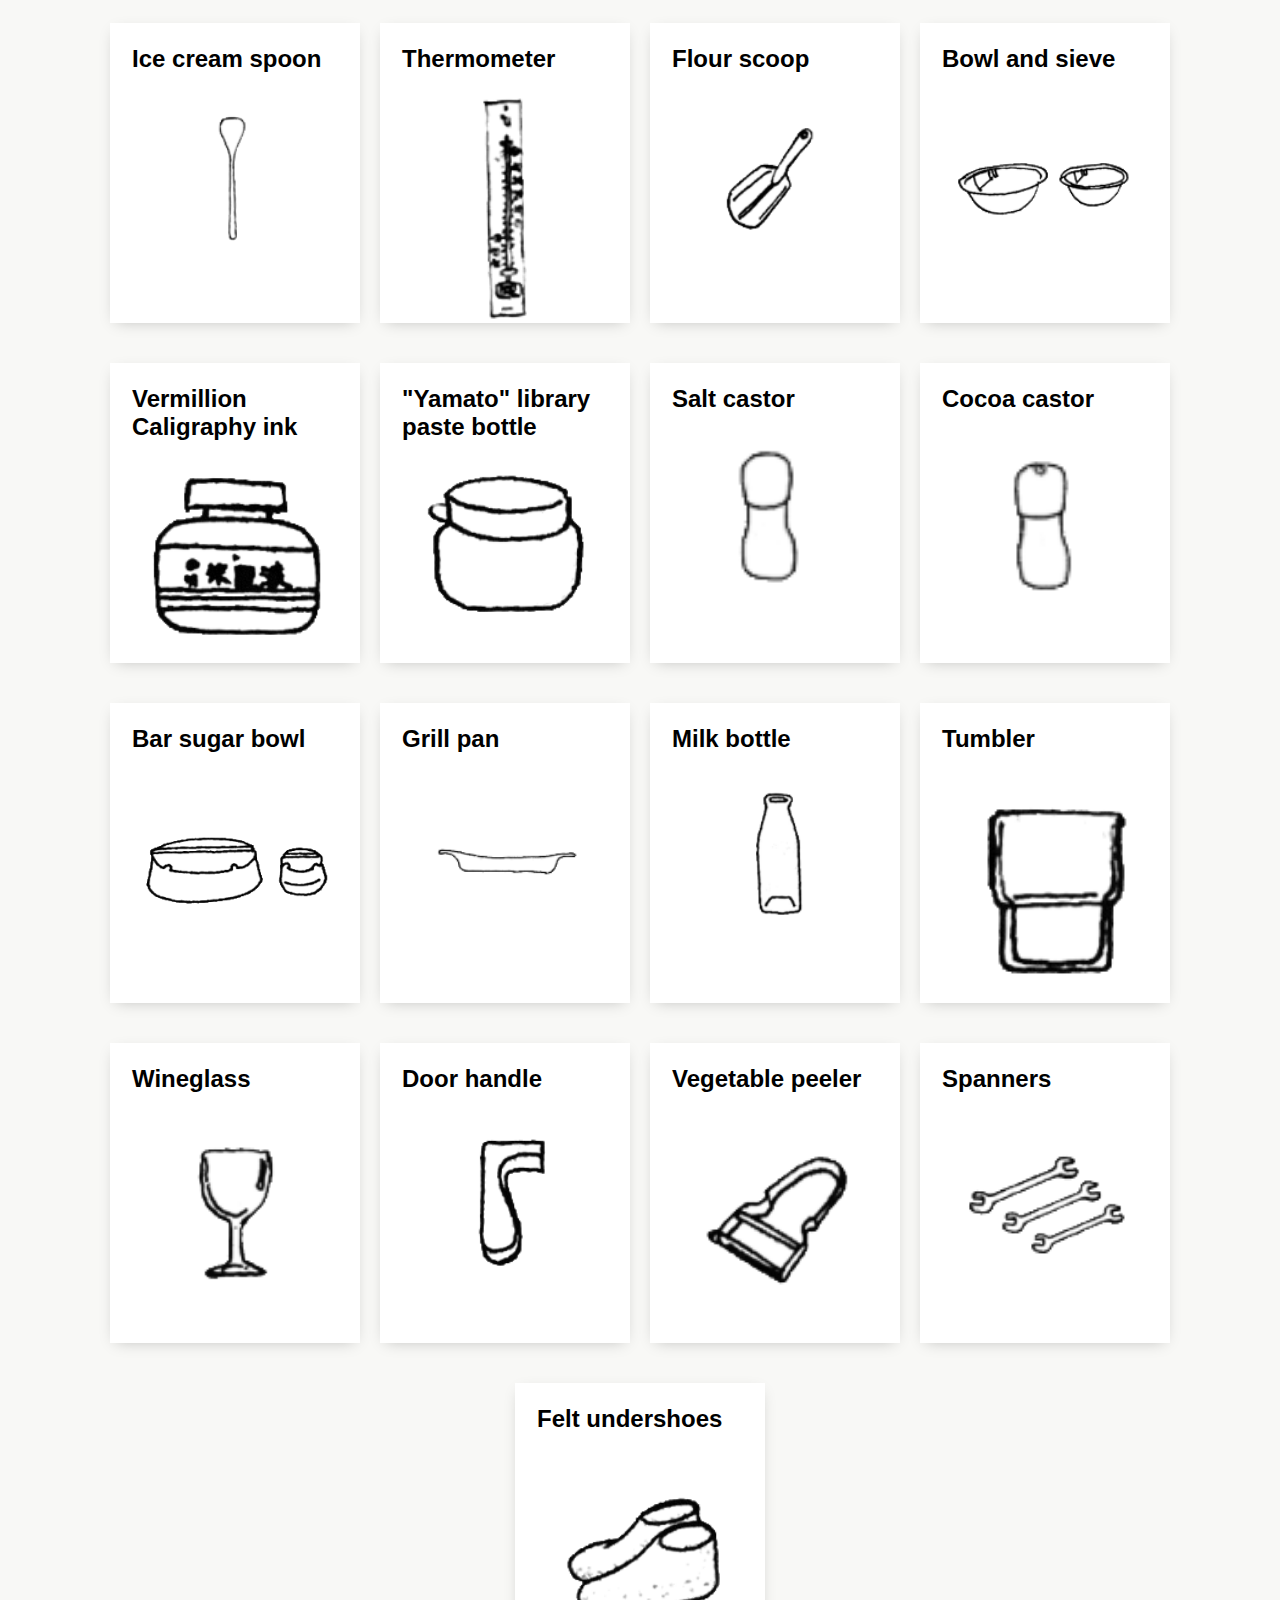
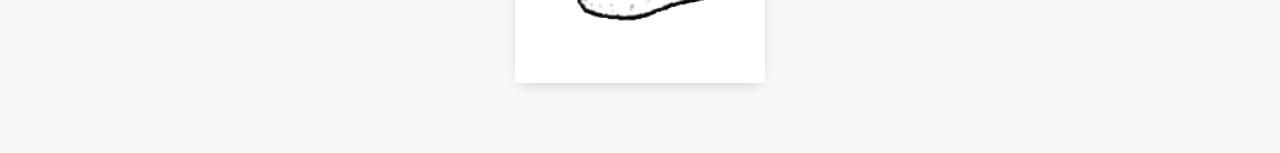
<file: Pages/page-index.html>
<!DOCTYPE html>
<html lang="en">

<head>
    <meta charset="UTF-8">
    <meta name="viewport" content="width=device-width, initial-scale=1.0">
    <title>Super Normal</title>
    <link rel="stylesheet" href="../styles.css">
    <script src="../script.js" defer></script>
</head>

<body>
    <header>
        <nav>
            <h2><a href="../index.html">Super Normal</a></h2>
            <div>
                <a href="gallery.html">Items</a>
                <a href="page-index.html">Index</a>
                <a href="collections.html">Collections</a>
            </div>
        </nav>
    </header>
    <main>
        <div class="card-container">
            <button onclick="window.location.href='gallery.html'" class="index-card" data-category="containers">
                <h2>Wastepaper Basket</h2>
                <img src="../Assets/Clipped-Index-Objects/Wastepaper basket.png" alt="Wastepaper Basket"
                    class="index-img">
            </button>
            <button onclick="window.location.href='gallery.html#wooden-chair'" class="index-card" data-category="furniture">
                <h2>Wooden chair</h2>
                <img src="../Assets/Clipped-Index-Objects/Wooden chair.png" alt="Wooden chair" class="index-img">
            </button>
            <button onclick="window.location.href='gallery.html#citrus-basket'" class="index-card" data-category="containers">
                <h2>Citrus basket</h2>
                <img src="../Assets/Clipped-Index-Objects/Citrus basket.png" alt="Citrus basket"
                    class="index-img citrus-adjustment">
            </button>
            <button onclick="window.location.href='gallery.html#barbecue'" class="index-card" data-category="tools">
                <h2>Barbecue</h2>
                <img src="../Assets/Clipped-Index-Objects/Barbecue.png" alt="Barbecue" class="index-img">
            </button>
            <button onclick="window.location.href='gallery.html#air-filter'" class="index-card" data-category="tools">
                <h2>Air filter</h2>
                <img src="../Assets/Clipped-Index-Objects/Air filter.png" alt="Air filter" class="index-img">
            </button>
            <button onclick="window.location.href='gallery.html#square-brush-washer'" class="index-card" data-category="tools">
                <h2>Square brush washer</h2>
                <img src="../Assets/Clipped-Index-Objects/Square brush washer.png" alt="Square brush washer"
                    class="index-img">
            </button>
            <button onclick="window.location.href='gallery.html#bathroom-stool'" class="index-card" data-category="furniture">
                <h2>Bathroom stool</h2>
                <img src="../Assets/Clipped-Index-Objects/Bathroom stool.png" alt="Bathroom stool" class="index-img">
            </button>
            <button onclick="window.location.href='gallery.html#bucket'" class="index-card" data-category="containers">
                <h2>Bucket</h2>
                <img src="../Assets/Clipped-Index-Objects/Bucket.png" alt="Bucket" class="index-img">
            </button>
            <button onclick="window.location.href='gallery.html#Shopping-basket'" class="index-card" data-category="containers">
                <h2>Shopping basket</h2>
                <img src="../Assets/Clipped-Index-Objects/Shopping basket.png" alt="Shopping basket" class="index-img">
            </button>
            <button onclick="window.location.href='gallery.html#bicycle'" class="index-card" data-category="furniture">
                <h2>Bicycle</h2>
                <img src="../Assets/Clipped-Index-Objects/Bicycle.png" alt="Bicycle" class="index-img">
            </button>
            <button onclick="window.location.href='gallery.html#kitchen-chair'" class="index-card" data-category="furniture">
                <h2>Kitchen chair</h2>
                <img src="../Assets/Clipped-Index-Objects/Kitchen chair.png" alt="Kitchen chair" class="index-img">
            </button>
            <button onclick="window.location.href='gallery.html#ashtray'" class="index-card" data-category="tools">
                <h2>Ashtray</h2>
                <img src="../Assets/Clipped-Index-Objects/Ashtray.png" alt="Ashtray" class="index-img">
            </button>
            <button onclick="window.location.href='gallery.html#uni-tray'" class="index-card" data-category="containers">
                <h2>Unitray</h2>
                <img src="../Assets/Clipped-Index-Objects/Uni-tray.png" alt="Unitray" class="index-img">
            </button>
            <button onclick="window.location.href='gallery.html#canary-sandals'" class="index-card" data-category="containers">
                <h2>Canary sandals</h2>
                <img src="../Assets/Clipped-Index-Objects/Canary sandals.png" alt="Canary sandals" class="index-img">
            </button>
            <button onclick="window.location.href='gallery.html#goose-egg'" class="index-card" data-category="containers">
                <h2>Goose egg</h2>
                <img src="../Assets/Clipped-Index-Objects/Goose egg.png" alt="Goose egg" class="index-img">
            </button>
            <button onclick="window.location.href='gallery.html#calculator'" class="index-card" data-category="tools">
                <h2>Calculator</h2>
                <img src="../Assets/Clipped-Index-Objects/Calculator.png" alt="Calculator" class="index-img">
            </button>
            <button onclick="window.location.href='gallery.html#ashtray-2'" class="index-card" data-category="tools">
                <h2>Ashtray</h2>
                <img src="../Assets/Clipped-Index-Objects/Ashtray (2).png" alt="Ashtray" class="index-img">
            </button>
            <button onclick="window.location.href='gallery.html#bottle-opener'" class="index-card" data-category="tools">
                <h2>Bottle opener</h2>
                <img src="../Assets/Clipped-Index-Objects/Bottle opener.png" alt="Bottle opener" class="index-img">
            </button>
            <button onclick="window.location.href='gallery.html#stools'" class="index-card" data-category="furniture">
                <h2>Stools</h2>
                <img src="../Assets/Clipped-Index-Objects/Stools.png" alt="Stools" class="index-img">
            </button>
            <button onclick="window.location.href='gallery.html#cocktail-shaker'" class="index-card" data-category="containers">
                <h2>Cocktail shaker</h2>
                <img src="../Assets/Clipped-Index-Objects/Cocktail shaker.png" alt="Cocktail shaker" class="index-img">
            </button>
            <button onclick="window.location.href='gallery.html#sieve'" class="index-card" data-category="tools">
                <h2>Plastic sieve</h2>
                <img src="../Assets/Clipped-Index-Objects/Plasic sieve.png" alt="Plastic sieve" class="index-img">
            </button>
            <button onclick="window.location.href='gallery.html#ice-bucket'" class="index-card" data-category="containers">
                <h2>Ice bucket</h2>
                <img src="../Assets/Clipped-Index-Objects/Ice bucket.png" alt="Ice bucket" class="index-img">
            </button>
            <button onclick="window.location.href='gallery.html#fiber-tipped-pen'" class="index-card" data-category="tools">
                <h2>Fiber-tipped pen</h2>
                <img src="../Assets/Clipped-Index-Objects/Fiber-tipped pen.png" alt="Fiber-tipped pen"
                    class="index-img">
            </button>
            <button onclick="window.location.href='gallery.html#package-carrier-handle'" class="index-card" data-category="tools">
                <h2>Package-carrier handle</h2>
                <img src="../Assets/Clipped-Index-Objects/Package-carrier handle.png" alt="Package-carrier handle"
                    class="index-img">
            </button>
            <button onclick="window.location.href='gallery.html#wastebin'" class="index-card" data-category="containers">
                <h2>Waste bin</h2>
                <img src="../Assets/Clipped-Index-Objects/Wastebin.png" alt="Waste bin" class="index-img">
            </button>
            <button onclick="window.location.href='gallery.html#table'" class="index-card" data-category="furniture">
                <h2>Table</h2>
                <img src="../Assets/Clipped-Index-Objects/Table.png" alt="Table" class="index-img">
            </button>
            <button onclick="window.location.href='gallery.html#coat-stand'" class="index-card" data-category="furniture">
                <h2>Coat stand</h2>
                <img src="../Assets/Clipped-Index-Objects/Coat stand.png" alt="Coat stand" class="index-img">
            </button>
            <button onclick="window.location.href='gallery.html#sake-glass'" class="index-card" data-category="containers">
                <h2>Sake glass</h2>
                <img src="../Assets/Clipped-Index-Objects/Sake glass.png" alt="Sake glass" class="index-img">
            </button>
            <button onclick="window.location.href='gallery.html#soy-sauce-dispenser'" class="index-card" data-category="containers">
                <h2>Soy sauce dispenser</h2>
                <img src="../Assets/Clipped-Index-Objects/Soy sauce dispenser.png" alt="Soy sauce dispenser"
                    class="index-img">
            </button>
            <button onclick="window.location.href='gallery.html#table-salt-shaker'" class="index-card" data-category="containers">
                <h2>Table salt shaker</h2>
                <img src="../Assets/Clipped-Index-Objects/Table salt shaker.png" alt="Table salt shaker"
                    class="index-img">
            </button>
            <button onclick="window.location.href='gallery.html#pepper-mill-sugar-sifter'" class="index-card" data-category="containers">
                <h2>Pepper mill</h2>
                <img src="../Assets/Clipped-Index-Objects/Pepper mill.png" alt="Pepper mill" class="index-img">
            </button>
            <button onclick="window.location.href='gallery.html#pepper-mill-sugar-sifter'" class="index-card" data-category="containers">
                <h2>Sugar sifter</h2>
                <img src="../Assets/Clipped-Index-Objects/Sugar sifter.png" alt="Sugar sifter" class="index-img">
            </button>
            <button onclick="window.location.href='gallery.html#paper-clip'" class="index-card" data-category="tools">
                <h2>Paper clip</h2>
                <img src="../Assets/Clipped-Index-Objects/Paper clip.png" alt="Paper clip" class="index-img">
            </button>
            <button onclick="window.location.href='gallery.html#digital-camera'" class="index-card" data-category="tools">
                <h2>Digital camera</h2>
                <img src="../Assets/Clipped-Index-Objects/Digital camera.png" alt="Digital camera" class="index-img">
            </button>
            <button onclick="window.location.href='gallery.html#cutter'" class="index-card" data-category="tools">
                <h2>Cutter</h2>
                <img src="../Assets/Clipped-Index-Objects/Cutter.png" alt="Cutter" class="index-img">
            </button>
            <button onclick="window.location.href='gallery.html#teacup'" class="index-card" data-category="containers">
                <h2>Tea cup</h2>
                <img src="../Assets/Clipped-Index-Objects/Tea cup.png" alt="Tea cup" class="index-img">
            </button>
            <button onclick="window.location.href='gallery.html#ice-cream-spoon'" class="index-card" data-category="tools">
                <h2>Ice cream spoon</h2>
                <img src="../Assets/Clipped-Index-Objects/Ice cream spoon.png" alt="Ice cream spoon" class="index-img">
            </button>
            <button onclick="window.location.href='gallery.html#thermometer'" class="index-card" data-category="tools">
                <h2>Thermometer</h2>
                <img src="../Assets/Clipped-Index-Objects/Thermometer.png" alt="Thermometer" class="index-img">
            </button>
            <button onclick="window.location.href='gallery.html#flour-scoop'" class="index-card" data-category="tools">
                <h2>Flour scoop</h2>
                <img src="../Assets/Clipped-Index-Objects/Flour scoop.png" alt="Flour scoop" class="index-img">
            </button>
            <button onclick="window.location.href='gallery.html#bowl-sieve'" class="index-card" data-category="containers">
                <h2>Bowl and sieve</h2>
                <img src="../Assets/Clipped-Index-Objects/Bowl and sieve.png" alt="Bowl and sieve" class="index-img">
            </button>
            <button onclick="window.location.href='gallery.html#ink-and-paste'" class="index-card" data-category="tools">
                <h2>Vermillion Caligraphy ink</h2>
                <img src="../Assets/Clipped-Index-Objects/Vermillion Caligraphy ink.png" alt="Vermillion Caligraphy ink"
                    class="index-img">
            </button>
            <button onclick="window.location.href='gallery.html#ink-and-paste'" class="index-card" data-category="tools">
                <h2>"Yamato" library paste bottle</h2>
                <img src="../Assets/Clipped-Index-Objects/Yamato library paste bottle.png"
                    alt="Yamato library paste bottle" class="index-img">
            </button>
            <button onclick="window.location.href='gallery.html#salt-cocoa-castor'" class="index-card" data-category="containers">
                <h2>Salt castor</h2>
                <img src="../Assets/Clipped-Index-Objects/Salt castor.png" alt="Salt castor" class="index-img">
            </button>
            <button onclick="window.location.href='gallery.html#salt-cocoa-castor'" class="index-card" data-category="containers">
                <h2>Cocoa castor</h2>
                <img src="../Assets/Clipped-Index-Objects/Cocoa castor.png" alt="Cocoa castor" class="index-img">
            </button>
            <button onclick="window.location.href='gallery.html#bar-sugar-bowl'" class="index-card" data-category="containers">
                <h2>Bar sugar bowl</h2>
                <img src="../Assets/Clipped-Index-Objects/Bar sugar bowl.png" alt="Bar sugar bowl" class="index-img">
            </button>
            <button onclick="window.location.href='gallery.html#grill-pan'" class="index-card" data-category="tools">
                <h2>Grill pan</h2>
                <img src="../Assets/Clipped-Index-Objects/Grill pan.png" alt="Grill pan" class="index-img">
            </button>
            <button onclick="window.location.href='gallery.html#milk-bottle'" class="index-card" data-category="containers">
                <h2>Milk bottle</h2>
                <img src="../Assets/Clipped-Index-Objects/Milk bottle.png" alt="Milk bottle" class="index-img">
            </button>
            <button onclick="window.location.href='gallery.html#tumbler'" class="index-card" data-category="containers">
                <h2>Tumbler</h2>
                <img src="../Assets/Clipped-Index-Objects/Tumbler.png" alt="Tumbler" class="index-img">
            </button>
            <button onclick="window.location.href='gallery.html#wineglass'" class="index-card" data-category="containers">
                <h2>Wineglass</h2>
                <img src="../Assets/Clipped-Index-Objects/Wineglass.png" alt="Wineglass" class="index-img">
            </button>
            <button onclick="window.location.href='gallery.html#door-handle'" class="index-card" data-category="tools">
                <h2>Door handle</h2>
                <img src="../Assets/Clipped-Index-Objects/Door handle.png" alt="Door handle" class="index-img">
            </button>
            <button onclick="window.location.href='gallery.html#vegetable-peeler'" class="index-card" data-category="tools">
                <h2>Vegetable peeler</h2>
                <img src="../Assets/Clipped-Index-Objects/Vegetable peeler.png" alt="Vegetable peeler"
                    class="index-img">
            </button>
            <button onclick="window.location.href='gallery.html#spanners'" class="index-card" data-category="tools">
                <h2>Spanners</h2>
                <img src="../Assets/Clipped-Index-Objects/Spanners.png" alt="Spanners" class="index-img">
            </button>
            <button onclick="window.location.href='gallery.html#felt-undershoes'" class="index-card" data-category="tools">
                <h2>Felt undershoes</h2>
                <img src="../Assets/Clipped-Index-Objects/Felt undershoes.png" alt="Felt undershoes" class="index-img">
            </button>
        </div>

    </main>
</body>

</html>
</file>
<file: styles.css>
@import url('https://fonts.googleapis.com/css2?family=Roboto:ital,wght@0,100..900;1,100..900&display=swap');

* {
    margin: 0;
    padding: 0;
    box-sizing: border-box;
}


body {
    font-family: 'Roboto', Arial, sans-serif;
    color: #474747;
    background: #F8F8F6;
    scroll-behavior: smooth;
    min-width: 320px;
}

/* nav bar */
header {

    display: flex;
    position: sticky;
    width: 100%;
    justify-content: center;
}

nav {
    display: flex;
    justify-content: space-between;
    align-items: center;
    padding-bottom: 15px;
    margin-top: 20px;
    border-bottom: solid 1px #474747;
    width: 80%;
}

nav h2 {
    font-size: 40px;
    font-weight: 800;
    padding: 5px;
}

nav a {
    text-decoration: none;
    color: #474747;
}

nav div a {
    margin-top: 5px;
    /* Remove when adding responsive design*/
    margin-left: 20px;
    font-size: 32px;
    transition: all 0.3s ease-in-out;
    display: inline-block;
}

nav div {
    margin-right: 10px;
    gap: 25px;
    display: flex;
}

nav div a:hover {
    transform: translateY(-3px);
}


/* hero section */
#hero {
    margin-top: 25px;
    padding: 80px 0 60px 0;
    min-height: 100dvh;
    display: flex;
    flex-direction: column;
    align-items: center;
    justify-content: center;
    border-bottom: 1px solid #DBDBDB;
    position: relative;
    overflow: hidden;
}

#hero .hero-content {
    width: 85%;
    max-width: 900px;
    height: 100%;
    display: flex;
    flex-direction: column;
    justify-content: center;
    align-items: center;
    z-index: 10;
    text-align: center;
}

#hero h1 {
    font-size: 128px;
    margin: 0;
    margin-bottom: 20px;
}

#hero h3 {
    font-size: 40px;
    font-weight: 600;
    width: fit-content;
    margin: 0;
}

#hero p {
    font-size: 32px;
    font-weight: 400;
}

#hero #sensations {
    margin: 0;
}

#hero #hero-authors {
    position: absolute;
    bottom: 40px;
    text-align: center;
}

/* Scattered images in margins*/
.hero-scattered-img {
    position: absolute;
    object-fit: contain;
    z-index: 1;
    transition: transform 0.3s ease, opacity 0.3s ease;
}

.hero-scattered-img:hover {
    opacity: 0.9;
    transform: rotate(-2deg) scale(1.1);
    cursor: pointer;
}

/* bowl override */
.hero-scattered-img.hero-img-9:hover {
    transform: rotate(-2deg) scale(1.3);
}

.hero-img-1 {
    top: 17%;
    right: 5%;
    width: 200px;
    transform: rotate(12deg);
}



.hero-img-2 {
    top: 20%;
    left: 4%;
    width: 120px;
    transform: rotate(-8deg);
}


.hero-img-3 {
    top: 48%;
    right: 3%;
    width: 140px;
    transform: rotate(18deg);
}



.hero-img-4 {
    top: 52%;
    left: 2%;
    width: 160px;
    transform: rotate(-15deg);
}



.hero-img-7 {
    bottom: 8%;
    right: 4%;
    width: 135px;
    transform: rotate(22deg);
}




.hero-img-8 {
    bottom: 10%;
    left: 5%;
    width: 115px;
    transform: rotate(-6deg);
}



.hero-img-9 {
    top: 18%;
    left: 55%;
    transform: rotate(22deg) scale(1.2);
    width: 130px;
}



.hero-img-10 {
    top: 15%;
    left: 30%;
    width: 140px;
    transform: rotate(-12deg);
}



@media (max-width: 750px) {
    .hero-scattered-img:hover {
        transform: none;
    }
}


/* quotes section */
#quotes {
    min-height: 100dvh;
    background: #F2F2F2;
    display: flex;
    flex-direction: column;
    padding: 75px 0px;
    gap: 75px;
    border-bottom: 1px solid #DBDBDB;
}


.quote {
    font-weight: 300;
    font-size: 24px;
    font-style: italic;
    letter-spacing: -0.72px;
    color: #F9FEFF;
}

.border-spacing {
    padding-top: 25px;
    border-top: 1px solid black;
    padding-bottom: 25px;
    border-bottom: 1px solid black;
    width: 60%;
}

.fukasawa {
    border-radius: 0 4px 4px 0;
    background: #394F49;
    padding: 20px;
}

.fukasawa p {
    /* margin-left: 180px; */
    text-align: right;
}

.morrison {
    border-radius: 4px 0 0 4px;
    background: #817E9F;
    padding: 30px;
}

.end {
    align-self: flex-end;
}

.annicchiarico {
    border-radius: 0 4px 4px 0;
    background: #ACA885;
    padding: 40px 30px;
}

.annicchiarico p {
    /* margin-left: 180px; */
    text-align: right;
}





/* Explore section */
#explore {
    display: flex;
    flex-direction: column;
    padding: 100px 50px;
    border-bottom: 1px solid #DBDBDB;
}

.explore-container {
    display: flex;
    flex-direction: column;
}

#explore h2 {
    display: inline-block;
    font-size: 48px;
    font-weight: 600;
    padding: 15px;
    border-bottom: 1px solid #000000;
}

#explore .button-container {
    display: flex;
    width: 60%;
    height: auto;
    align-self: center;
    color: white;
    margin-top: 50px;
    background: #2A0800;
    padding: 35px 25px;
    justify-content: space-between;
    border: none;
    cursor: pointer;
}

#explore .button-container p {
    font-size: 48px;
    font-weight: 700;
    display: block;

}

.chevron-container svg {
    max-width: 100%;
    height: auto;
}

.read-more {
    align-self: center;
    text-align: center;
    margin-top: 75px;
    font-size: 26px;
    font-weight: 500;
    letter-spacing: -1.2px;
    font-style: italic;
    text-decoration-line: underline;
    text-decoration-style: solid;
    text-decoration-skip-ink: auto;
    text-decoration-thickness: auto;
    text-underline-offset: 25%;
    text-underline-position: from-font;
}

@media (max-width: 900px) {
    #explore {
        padding: 30px 20px;
    }

    #explore .button-container p {
        font-size: 36px;
        transform: translateY(15%);
    }
}

@media (max-width: 600px) {
    #explore .button-container p {
        font-size: 24px;
        transform: translateY(25%);
    }
}


/* essay section */
#essay-content {
    display: flex;
    padding: 100px 50px;
}

.essay-title {
    width: 50%;
    letter-spacing: -1.2px;
    font-style: italic;
    font-size: 28px;
    font-weight: 600;
    margin-right: 50px;
}

.essay-body {
    width: 50%;
    color: #474747;
    font-size: 20px;
    font-weight: 400;
    line-height: 1.8;
}

@media (max-width: 900px) {
    #essay-content {
        flex-direction: column;
        padding: 50px 20px;
    }

    .essay-title,
    .essay-body {
        width: 100%;
        margin: 0;
    }

    .essay-title {
        margin-bottom: 100px;
    }
}

/* footer */
footer {
    display: flex;
    justify-content: center;
    flex-direction: column;
    align-items: center;
    gap: 15px;
    padding: 25px;
    background: #474747;
    color: #F9FEFF;
}

footer a {
    text-decoration: none;
    color: #F9FEFF;
}

footer a:hover {
    text-decoration: underline;
}




/* Gallery -------------------------------------------------------------- */

/* section container reusable */
.gallery-section {
    padding: 100px 150px;
}

.gallery-section h1 {
    font-size: 48px;
    font-weight: 600;
    margin-bottom: 10px;
}

/* text content */
.gallery-content {
    display: block;
    font-size: 24px;
    line-height: 1.5;
    overflow: auto;
}

/* Image */
.gallery-media {
    float: right;
    width: 35%;
    min-width: 260px;
    max-width: 500px;
    margin: 0 0 20px 25px;
}

.gallery-media img {
    display: block;
    width: 100%;
    height: auto;
    object-fit: contain;
}

/* spacing between paragraphs */
.gallery-text p+p {
    margin-top: 1em;
}

/* images float left if needed later */
.gallery-media.left {
    float: left;
    margin: 0 25px 20px 0;
}

.back-to-top {
    text-align: center;
    margin: 50px 0px;
    font-size: 24px;
}

.back-to-top a {

    color: #474747;
}

@media (max-width: 900px) {
    .gallery-section {
        padding: 50px 20px;
    }

    .gallery-content {
        font-size: 20px;
        line-height: 1.6;
    }

    .gallery-media {
        float: right;
        width: 40vw;
        min-width: 140px;
        max-width: 240px;
        margin: 8px 0 16px 16px;
    }
}





/* Collection -------------------------------------------------------------- */

.collection-button {
    display: flex;
    justify-content: space-between;
    align-items: center;
    padding: 30px;
    background: #F0EAD6;
    color: black;
    font-size: 24px;
    width: 80%;
    max-width: 1000px;
    margin: 0 auto;
    box-sizing: border-box;
    font-weight: 700;
    border: none;
    cursor: pointer;
    margin-top: 50px;
    border-top: 1px solid #000;
    border-right: 2px solid #000;
    border-bottom: 2px solid #000;
    border-left: 1px solid #000;
    box-shadow: 5px 6px 4px 0 rgba(0, 0, 0, 0.25);
}


.collection-button svg {
    width: 50px;
    height: 50px;
    flex: 0 0 auto;
}

/* -----INDEX------------------------------------------------------------------- */


.index-card {
    background: white;
    text-align: left;
    font-size: 16px;
    display: flex;
    flex-direction: column;
    width: 250px;
    height: 300px;
    margin: 20px 10px;
    padding: 20px;
    box-shadow: 0 4px 15px -6px rgba(0, 0, 0, 0.25);
    border: 2px solid rgba(0, 0, 0, 0.00);
    cursor: pointer;
}

.index-card:hover {
    border: 2px solid rgba(0, 0, 0, 0.15);
}

.index-img {
    width: 100%;
    height: 100%;
    object-fit: contain;
    margin-bottom: 10px;
}

.card-container {
    display: flex;
    flex-wrap: wrap;
    flex-direction: row;
    margin: 50px;
    justify-content: center;
}

.citrus-adjustment {
    margin-top: 25px;
    margin-left: 15px;
    transform: scale(1.4);
}

@media (max-width: 850px) {
    .index-card {
        width: 187.5px;
        height: 225px;
        font-size: 12px;
    }

    .card-container {
        margin: 50px 20px;
    }
}

/* Responsive */
@media (max-width: 750px) {
    .hero-img-1 {
        top: 5%;
        left: 3%;
        transform: rotate(12deg);
    }

    .hero-img-2 {
        top: auto;
        bottom: 10%;
        right: 3%;
    }

    .hero-img-3 {
        top: auto;
        left: auto;
        bottom: 10%;
        right: 3%;
    }

    .hero-img-4 {
        top: auto;
        left: auto;
        bottom: 5%;
        right: 35%;
    }

    .hero-img-7 {
        top: 6%;
        right: 10%;
        transform: rotate(22deg);
    }

    .hero-img-8 {
        display: none;
    }

    .hero-img-9 {
        top: 8%;
        left: 50%;
        transform: translateX(-50%) rotate(5deg);
    }

    .hero-img-10 {
        display: none;
    }

    #hero h1 {
        font-size: 96px;
    }

    #hero h3 {
        font-size: 32px;
    }

    #hero p {
        font-size: 24px;
    }

    #hero #hero-authors {
        position: static;
        margin-top: 30px;
        text-align: center;
    }
}

@media (max-width: 700px) {
    nav {
        flex-direction: column;
    }
}

@media (max-width: 600px) {

    .collection-button {
        width: 94%;
        padding: 28px;
        font-size: 20px;
    }

    .collection-button svg {
        width: 28px;
        height: 28px;
    }

}

@media (max-width: 450px) {
    nav h2 {
        font-size: 32px;
    }

    nav div a {
        font-size: 24px;
        margin-left: 10px;
    }

}



/* icon-nav*/
#icon-nav {
    position: fixed;
    top: 120px;
    left: 0;
    display: flex;
    align-items: flex-start;
    padding-left: 20px;
    z-index: 100;
    transition: top 0.3s ease, transform 0.3s ease;
}

#icon-nav.centered {
    top: 50%;
    transform: translateY(-50%);
}

.icon-nav {
    display: flex;
    flex-direction: column;
    gap: 7px;
    max-height: calc(100vh - 160px);
    overflow-y: auto;
    overflow-x: hidden;
    padding: 15px 12px;
    padding-right: 5px;
    background: #F8F8F6;
    backdrop-filter: blur(10px);
    border-radius: 12px;
    box-shadow: 0 2px 12px rgba(0, 0, 0, 0.08), 0 1px 3px rgba(0, 0, 0, 0.05);
    border: 1px solid rgba(71, 71, 71, 0.1);
    scrollbar-width: thin;
    scrollbar-color: rgba(71, 71, 71, 0) transparent;
}

.icon-nav::-webkit-scrollbar {
    width: 6px;
}

.icon-nav::-webkit-scrollbar-track {
    background: transparent;
}

.icon-nav::-webkit-scrollbar-thumb {
    background-color: rgba(71, 71, 71, 0.15);
    border-radius: 3px;
}

.icon-nav::-webkit-scrollbar-thumb:hover {
    background-color: rgba(71, 71, 71, 0.3);
}

.nav-icon {
    width: 32px;
    height: 32px;
    cursor: pointer;
    transition: transform 200ms ease, opacity 200ms ease;
    opacity: 0.95;
    object-fit: contain;
    flex-shrink: 0;
}


.nav-icon:hover {
    transform: scale(1.28);
}

.nav-icon.active {
    transform: scale(1.25);
    opacity: 1;
}

@media (max-width: 900px) {
    #icon-nav {
        display: none;
    }
}
</file>
